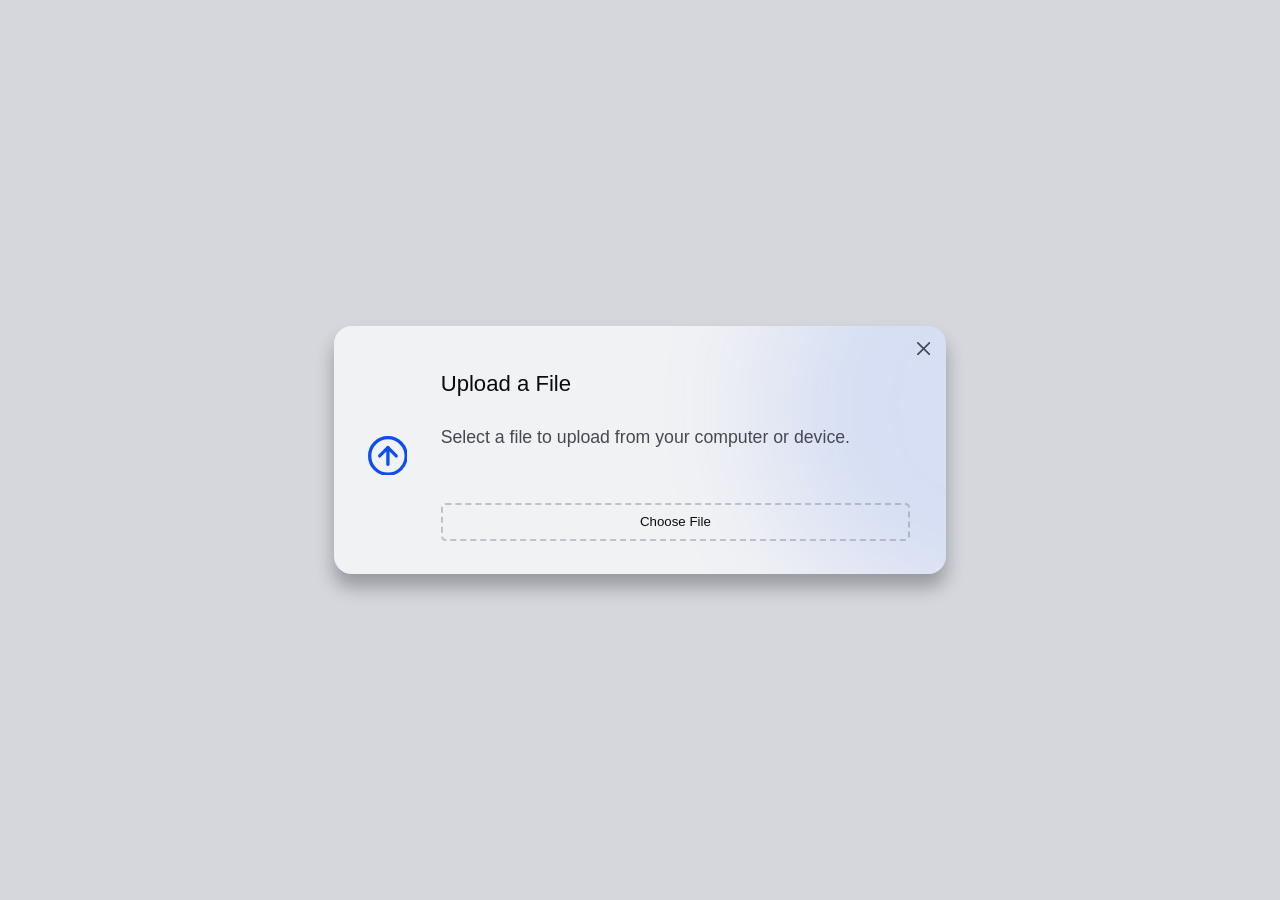
<file: animated-upload-modal/index.html>
<!DOCTYPE html>
<html lang="en">
<head>
    <meta charset="UTF-8">
    <meta name="viewport" content="width=device-width, initial-scale=1.0">
    <link rel="stylesheet" href="style.css"/>
    <title>Social Stacker</title>
</head>
<body>
    <div id="upload" class="modal" data-state="0" data-ready="false">
	<div class="modal__header">
		<button class="modal__close-button" type="button">
			<svg class="modal__close-icon" viewBox="0 0 16 16" width="16px" height="16px" aria-hidden="true">
				<g fill="none" stroke="currentColor" stroke-width="2" stroke-linecap="round">
					<polyline points="1,1 15,15" />
					<polyline points="15,1 1,15" />
				</g>
			</svg>
			<span class="modal__sr">Close</span>
		</button>
	</div>
	<div class="modal__body">
		<div class="modal__col">
			<!-- up -->
			<svg class="modal__icon modal__icon--blue" viewBox="0 0 24 24" width="24px" height="24px" aria-hidden="true">
				<g fill="none" stroke="hsl(223,90%,50%)" stroke-width="2" stroke-linecap="round" stroke-linejoin="round">
					<circle class="modal__icon-sdo69" cx="12" cy="12" r="11" stroke-dasharray="69.12 69.12" />
					<polyline class="modal__icon-sdo14" points="7 12 12 7 17 12" stroke-dasharray="14.2 14.2" />
					<line class="modal__icon-sdo10" x1="12" y1="7" x2="12" y2="17" stroke-dasharray="10 10" />
				</g>
			</svg>
			<!-- error -->
			<svg class="modal__icon modal__icon--red" viewBox="0 0 24 24" width="24px" height="24px" aria-hidden="true" display="none">
				<g fill="none" stroke="hsl(3,90%,50%)" stroke-width="2" stroke-linecap="round">
					<circle class="modal__icon-sdo69" cx="12" cy="12" r="11" stroke-dasharray="69.12 69.12" />
					<line class="modal__icon-sdo14" x1="7" y1="7" x2="17" y2="17" stroke-dasharray="14.2 14.2" />
					<line class="modal__icon-sdo14" x1="17" y1="7" x2="7" y2="17" stroke-dasharray="14.2 14.2" />
				</g>
			</svg>
			<!-- check -->
			<svg class="modal__icon modal__icon--green" viewBox="0 0 24 24" width="24px" height="24px" aria-hidden="true" display="none">
				<g fill="none" stroke="hsl(138,90%,50%)" stroke-width="2" stroke-linecap="round" stroke-linejoin="round">
					<circle class="modal__icon-sdo69" cx="12" cy="12" r="11" stroke-dasharray="69.12 69.12" />
					<polyline class="modal__icon-sdo14" points="7 12.5 10 15.5 17 8.5" stroke-dasharray="14.2 14.2" />
				</g>
			</svg>
		</div>
		<div class="modal__col">
			<div class="modal__content">
				<h2 class="modal__title">Upload a File</h2>
				<p class="modal__message">Select a file to upload from your computer or device.</p>
				<div class="modal__actions">
					<button class="modal__button modal__button--upload" type="button" data-action="file">Choose File</button>
					<input id="file" type="file" hidden>
				</div>
				<div class="modal__actions" hidden>
					<svg class="modal__file-icon" viewBox="0 0 24 24" width="24px" height="24px" aria-hidden="true">
						<g fill="none" stroke="currentColor" stroke-width="2" stroke-linecap="round" stroke-linejoin="round">
							<polygon points="4 1 12 1 20 8 20 23 4 23" />
							<polyline points="12 1 12 8 20 8" />
						</g>
					</svg>
					<div class="modal__file" data-file></div>
					<button class="modal__close-button" type="button" data-action="fileReset">
						<svg class="modal__close-icon" viewBox="0 0 16 16" width="16px" height="16px" aria-hidden="true">
							<g fill="none" stroke="currentColor" stroke-width="2" stroke-linecap="round">
								<polyline points="4,4 12,12" />
								<polyline points="12,4 4,12" />
							</g>
						</svg>
						<span class="modal__sr">Remove</span>
					</button>
					<button class="modal__button" type="button" data-action="upload">Upload</button>
				</div>
			</div>
			<div class="modal__content" hidden>
				<h2 class="modal__title">Uploading…</h2>
				<p class="modal__message">Just give us a moment to process your file.</p>
				<div class="modal__actions">
					<div class="modal__progress">
						<div class="modal__progress-value" data-progress-value>0%</div>
						<div class="modal__progress-bar">
							<div class="modal__progress-fill" data-progress-fill></div>
						</div>
					</div>
					<button class="modal__button" type="button" data-action="cancel">Cancel</button>
				</div>
			</div>
			<div class="modal__content" hidden>
				<h2 class="modal__title">Oops!</h2>
				<p class="modal__message">Your file could not be uploaded due to an error. Try uploading it again?</p>
				<div class="modal__actions modal__actions--center">
					<button class="modal__button" type="button" data-action="upload">Retry</button>
					<button class="modal__button" type="button" data-action="cancel">Cancel</button>
				</div>
			</div>
			<div class="modal__content" hidden>
				<h2 class="modal__title">Upload Successful!</h2>
				<p class="modal__message">Your file has been uploaded. You can copy the link to your clipboard.</p>
				<div class="modal__actions modal__actions--center">
					<button class="modal__button" type="button" data-action="copy">Copy Link</button>
					<button class="modal__button" type="button" data-action="cancel">Done</button>
				</div>
			</div>
		</div>
	</div>
</div>
    <script src="script.js"></script>
</body>
</html>
</file>
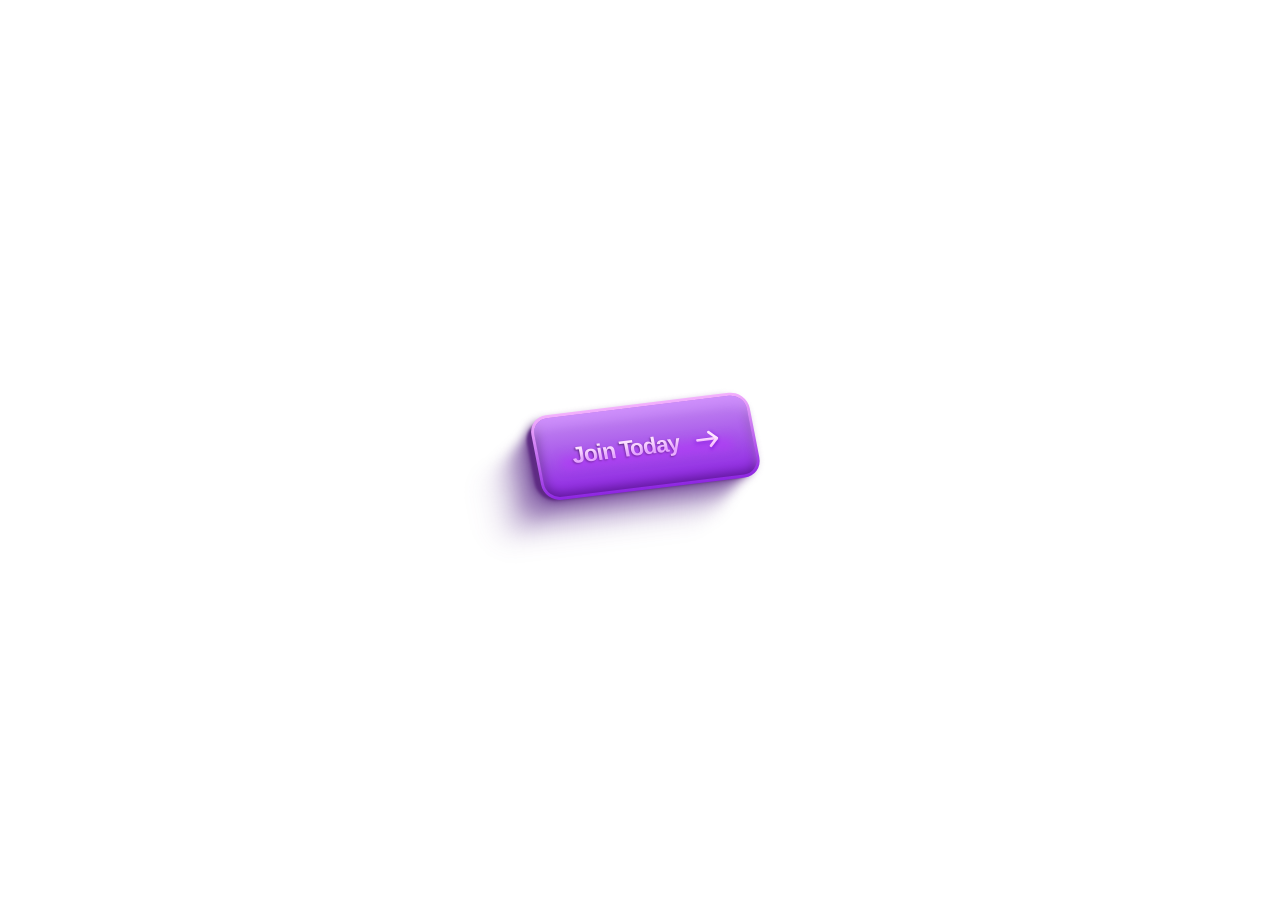
<file: css-animated-button-ui/index.html>
<!DOCTYPE html>
<html>
<head>
  <title>Social Stacker</title>
  <link rel="stylesheet" href="style.css">
</head>
<body>

  <button class="button">
    <div class="bg"></div>
    <svg xmlns="http://www.w3.org/2000/svg" fill="none" viewBox="0 0 342 208" height="208" width="342" class="splash">
      <path stroke-linecap="round" stroke-width="3"
        d="M54.1054 99.7837C54.1054 99.7837 40.0984 90.7874 26.6893 97.6362C13.2802 104.485 1.5 97.6362 1.5 97.6362">
      </path>
      <path stroke-linecap="round" stroke-width="3"
        d="M285.273 99.7841C285.273 99.7841 299.28 90.7879 312.689 97.6367C326.098 104.486 340.105 95.4893 340.105 95.4893">
      </path>
      <path stroke-linecap="round" stroke-width="3" stroke-opacity="0.3"
        d="M281.133 64.9917C281.133 64.9917 287.96 49.8089 302.934 48.2295C317.908 46.6501 319.712 36.5272 319.712 36.5272">
      </path>
      <path stroke-linecap="round" stroke-width="3" stroke-opacity="0.3"
        d="M281.133 138.984C281.133 138.984 287.96 154.167 302.934 155.746C317.908 157.326 319.712 167.449 319.712 167.449">
      </path>
      <path stroke-linecap="round" stroke-width="3"
        d="M230.578 57.4476C230.578 57.4476 225.785 41.5051 236.061 30.4998C246.337 19.4945 244.686 12.9998 244.686 12.9998">
      </path>
      <path stroke-linecap="round" stroke-width="3"
        d="M230.578 150.528C230.578 150.528 225.785 166.471 236.061 177.476C246.337 188.481 244.686 194.976 244.686 194.976">
      </path>
      <path stroke-linecap="round" stroke-width="3" stroke-opacity="0.3"
        d="M170.392 57.0278C170.392 57.0278 173.89 42.1322 169.571 29.54C165.252 16.9478 168.751 2.05227 168.751 2.05227">
      </path>
      <path stroke-linecap="round" stroke-width="3" stroke-opacity="0.3"
        d="M170.392 150.948C170.392 150.948 173.89 165.844 169.571 178.436C165.252 191.028 168.751 205.924 168.751 205.924">
      </path>
      <path stroke-linecap="round" stroke-width="3"
        d="M112.609 57.4476C112.609 57.4476 117.401 41.5051 107.125 30.4998C96.8492 19.4945 98.5 12.9998 98.5 12.9998">
      </path>
      <path stroke-linecap="round" stroke-width="3"
        d="M112.609 150.528C112.609 150.528 117.401 166.471 107.125 177.476C96.8492 188.481 98.5 194.976 98.5 194.976">
      </path>
      <path stroke-linecap="round" stroke-width="3" stroke-opacity="0.3"
        d="M62.2941 64.9917C62.2941 64.9917 55.4671 49.8089 40.4932 48.2295C25.5194 46.6501 23.7159 36.5272 23.7159 36.5272">
      </path>
      <path stroke-linecap="round" stroke-width="3" stroke-opacity="0.3"
        d="M62.2941 145.984C62.2941 145.984 55.4671 161.167 40.4932 162.746C25.5194 164.326 23.7159 174.449 23.7159 174.449">
      </path>
    </svg>

    <div class="wrap">
      <svg xmlns="http://www.w3.org/2000/svg" fill="none" viewBox="0 0 221 42" height="42" width="221" class="path">
        <path stroke-linecap="round" stroke-width="3"
          d="M182.674 2H203C211.837 2 219 9.16344 219 18V24C219 32.8366 211.837 40 203 40H18C9.16345 40 2 32.8366 2 24V18C2 9.16344 9.16344 2 18 2H47.8855">
        </path>
      </svg>

      <div class="outline"></div>
      <div class="content">
        <span class="char state-1">
          <span data-label="J" style="--i: 1">J</span>
          <span data-label="o" style="--i: 2">o</span>
          <span data-label="i" style="--i: 3">i</span>
          <span data-label="n" style="--i: 4">n</span>
          <span data-label="T" style="--i: 5">T</span>
          <span data-label="o" style="--i: 6">o</span>
          <span data-label="d" style="--i: 7">d</span>
          <span data-label="a" style="--i: 8">a</span>
          <span data-label="y" style="--i: 9">y</span>
        </span>

        <div class="icon">
          <div></div>
        </div>

        <span class="char state-2">
          <span data-label="J" style="--i: 1">J</span>
          <span data-label="o" style="--i: 2">o</span>
          <span data-label="i" style="--i: 3">i</span>
          <span data-label="n" style="--i: 4">n</span>
          <span data-label="N" style="--i: 5">N</span>
          <span data-label="o" style="--i: 6">o</span>
          <span data-label="w" style="--i: 7">w</span>
        </span>
      </div>
    </div>
  </button>

</body>
</html>
</file>
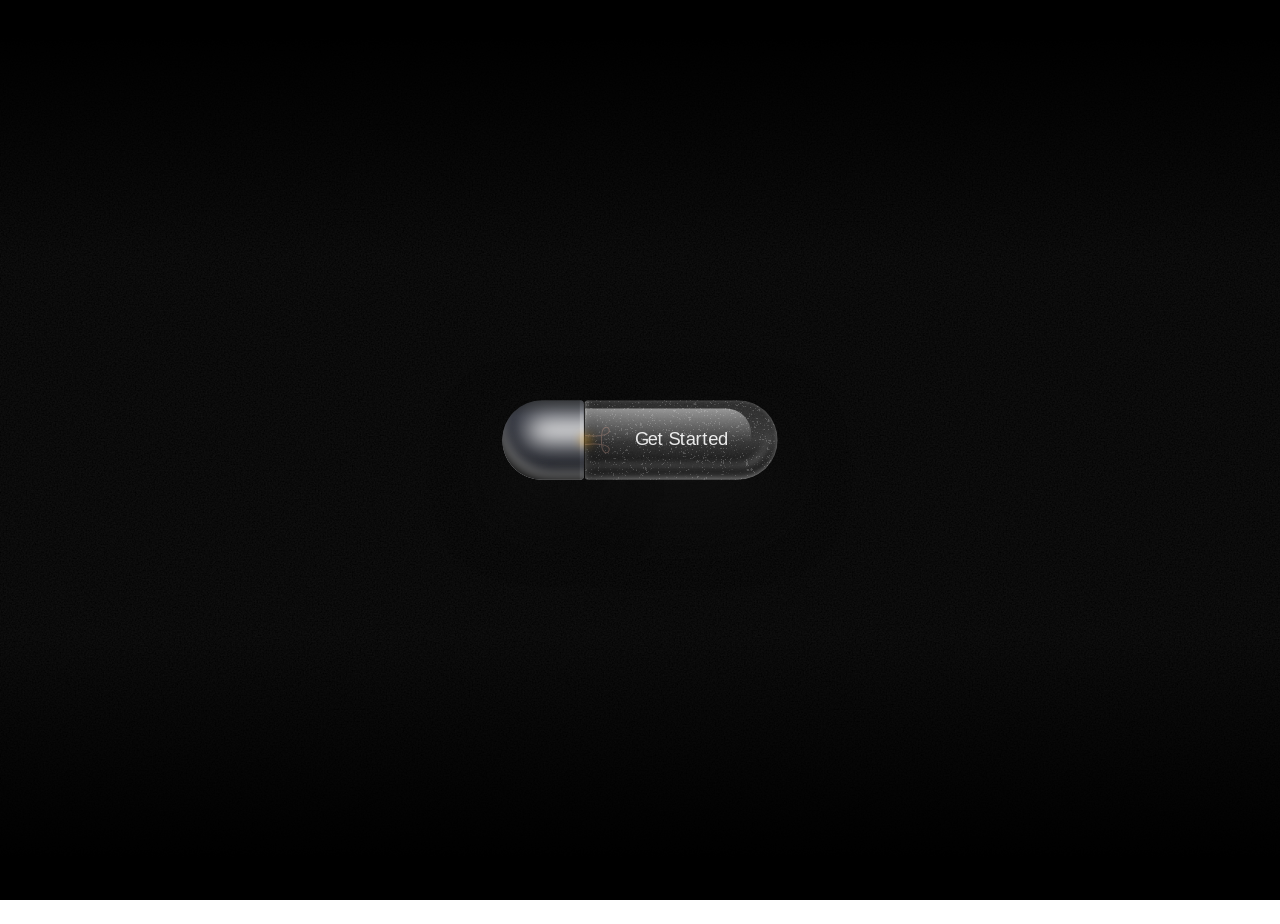
<file: css-glowing-lightbulb-button/index.html>
<!DOCTYPE html>
<html lang="en">

<head>
    <meta charset="UTF-8">
    <meta name="viewport" content="width=device-width, initial-scale=1.0">
    <link rel="stylesheet" href="style.css">
    <title>Social Stacker</title>
</head>

<body>
<div class="area">
  <div class="bg">
  </div>

  <label class="area-wrapper">
    <div class="wrapper">
      <input checked="" type="checkbox" />
      <button class="button">
        <div class="part-1">
          <div class="case">
            <div class="mask"></div>
            <div class="line"></div>
          </div>
          <div class="screw">
            <svg
              xmlns="http://www.w3.org/2000/svg"
              fill="none"
              viewBox="0 0 115 126"
              height="126"
              width="115"
            >
              <g style="--i: 1" class="g-1">
                <path
                  stroke-linejoin="round"
                  stroke-linecap="round"
                  stroke-miterlimit="10"
                  stroke-width="2"
                  stroke="#262626"
                  fill="url(#paint_linear_steel)"
                  d="M91.4371 119V7C91.4371 3.686 94.1231 1 97.4371 1H107.617C110.931 1 113.617 3.686 113.617 7V119C113.617 122.314 110.931 125 107.617 125H97.4371C94.1231 125 91.4371 122.314 91.4371 119Z"
                ></path>
                <path
                  fill-opacity="0.4"
                  fill="#262626"
                  d="M94 6C94 3.79086 95.7909 2 98 2H109C111.209 2 113 3.79086 113 6V88.2727C113 89.2267 112.227 90 111.273 90C101.733 90 94 82.2667 94 72.7273V6Z"
                ></path>
                <path
                  fill="currentColor"
                  d="M98.0101 11.589C98.0101 9.57 99.6461 7.93402 101.665 7.93402H105.027C107.046 7.93402 108.682 9.57 108.682 11.589C108.682 13.608 107.046 15.244 105.027 15.244H101.665C99.6461 15.244 98.0101 13.607 98.0101 11.589Z"
                  style="--i: 1"
                  class="dot"
                ></path>
              </g>
              <g style="--i: 2" class="g-2">
                <path
                  stroke-linejoin="round"
                  stroke-linecap="round"
                  stroke-miterlimit="10"
                  stroke-width="2"
                  stroke="#262626"
                  fill="url(#paint_linear_steel)"
                  d="M69.256 119V7C69.256 3.686 71.942 1 75.256 1H85.436C88.75 1 91.436 3.686 91.436 7V119C91.436 122.314 88.75 125 85.436 125H75.256C71.943 125 69.256 122.314 69.256 119Z"
                ></path>
                <path
                  fill-opacity="0.4"
                  fill="#262626"
                  d="M72 6C72 3.79086 73.7909 2 76 2H87C89.2091 2 91 3.79086 91 6V88.2727C91 89.2267 90.2267 90 89.2727 90C79.7333 90 72 82.2667 72 72.7273V6Z"
                ></path>
                <path
                  fill="currentColor"
                  d="M76.011 11.589C76.011 9.57 77.647 7.93402 79.666 7.93402H83.028C85.047 7.93402 86.683 9.57 86.683 11.589C86.683 13.608 85.047 15.244 83.028 15.244H79.666C77.647 15.244 76.011 13.607 76.011 11.589Z"
                  style="--i: 2"
                  class="dot"
                ></path>
              </g>
              <g style="--i: 3" class="g-3">
                <path
                  stroke-linejoin="round"
                  stroke-linecap="round"
                  stroke-miterlimit="10"
                  stroke-width="2"
                  stroke="#262626"
                  fill="url(#paint_linear_steel)"
                  d="M47.076 119V7C47.076 3.686 49.762 1 53.076 1H63.256C66.57 1 69.256 3.686 69.256 7V119C69.256 122.314 66.57 125 63.256 125H53.076C49.762 125 47.076 122.314 47.076 119Z"
                ></path>
                <path
                  fill-opacity="0.4"
                  fill="#262626"
                  d="M50 6C50 3.79086 51.7909 2 54 2H65C67.2091 2 69 3.79086 69 6V86.9664C69 88.6418 67.6418 90 65.9664 90C57.1484 90 50 82.8516 50 74.0336V6Z"
                ></path>
                <path
                  fill="currentColor"
                  d="M54.012 11.589C54.012 9.57 55.648 7.93396 57.667 7.93396H61.029C63.048 7.93396 64.684 9.57 64.684 11.589C64.684 13.608 63.048 15.244 61.029 15.244H57.667C55.648 15.244 54.012 13.607 54.012 11.589Z"
                  style="--i: 3"
                  class="dot"
                ></path>
              </g>
              <g style="--i: 4" class="g-4">
                <path
                  stroke-linejoin="round"
                  stroke-linecap="round"
                  stroke-miterlimit="10"
                  stroke-width="2"
                  stroke="#262626"
                  fill="url(#paint_linear_steel)"
                  d="M23.617 98.853V27.147C23.617 21.501 27.11 16.262 32.838 13.318L47.076 6V120L32.838 112.682C27.111 109.738 23.617 104.499 23.617 98.853Z"
                ></path>
                <path
                  fill-opacity="0.4"
                  fill="#262626"
                  d="M29.5 18.4083C29.5 16.9267 30.319 15.5664 31.6284 14.8732L46.5 7V78.2374C46.5 80.0393 45.0393 81.5 43.2374 81.5V81.5C35.6504 81.5 29.5 75.3496 29.5 67.7626V18.4083Z"
                ></path>
              </g>
              <g style="--i: 5" class="g-5">
                <path
                  stroke-linejoin="round"
                  stroke-linecap="round"
                  stroke-miterlimit="10"
                  stroke-width="2"
                  stroke="#262626"
                  fill="url(#paint_linear_steel)"
                  d="M1.00006 76.162V49.838C1.00006 43.314 4.91107 37.235 11.3891 33.691L23.6171 27V99L11.3881 92.309C4.91106 88.765 1.00006 82.686 1.00006 76.162Z"
                ></path>
                <path
                  fill-opacity="0.4"
                  fill="#262626"
                  d="M7.30432 51.7375C7.12191 41.7049 13.279 32.6454 22.6744 29.1221L23 29L23 73.5885C23 74.368 22.368 75 21.5884 75C13.8927 75 7.61519 68.8356 7.47529 61.1412L7.30432 51.7375Z"
                ></path>
              </g>
              <defs>
                <linearGradient
                  gradientUnits="userSpaceOnUse"
                  y2="125"
                  x2="105.425"
                  y1="1"
                  x1="105.425"
                  id="paint_linear_steel"
                >
                  <stop stop-color="#7A7A7A" offset="0.100962"></stop>
                  <stop stop-color="#EEEEEE" offset="0.3125"></stop>
                  <stop stop-color="#787878" offset="0.596154"></stop>
                  <stop stop-color="#666666" offset="0.798077"></stop>
                  <stop stop-color="#9E9E9E" offset="1"></stop>
                </linearGradient>
              </defs>
            </svg>
          </div>
        </div>
        <div class="part-2">
          <svg
            xmlns="http://www.w3.org/2000/svg"
            fill="none"
            viewBox="0 0 190 76"
            height="76"
            width="190"
            class="path-glass"
          >
            <path
              stroke="currentColor"
              d="M0 0.5C0 0.5 149 0.5 156.5 0.5C164 0.5 189 8.5 189 37.5C189 66.5 164 75.5 157.5 75.5C151 75.5 1 75.5 1 75.5"
            ></path>
          </svg>

          <div class="glass">
            <div class="glass-reflex"></div>
            <svg
              viewBox="0 0 700 700"
              xmlns="http://www.w3.org/2000/svg"
              class="glass-noise"
            >
              <defs>
                <filter
                  color-interpolation-filters="linearRGB"
                  primitiveUnits="userSpaceOnUse"
                  filterUnits="objectBoundingBox"
                  height="140%"
                  width="140%"
                  y="-20%"
                  x="-20%"
                  id="noise-filter"
                >
                  <feTurbulence
                    result="turbulence"
                    height="100%"
                    width="100%"
                    y="0%"
                    x="0%"
                    stitchTiles="stitch"
                    seed="15"
                    numOctaves="4"
                    baseFrequency="0.05"
                    type="fractalNoise"
                  ></feTurbulence>
                  <feSpecularLighting
                    result="specularLighting"
                    in="turbulence"
                    height="100%"
                    width="100%"
                    y="0%"
                    x="0%"
                    lighting-color="#ffffff"
                    specularExponent="20"
                    specularConstant="3"
                    surfaceScale="40"
                  >
                    <feDistantLight elevation="69" azimuth="3"></feDistantLight>
                  </feSpecularLighting>
                </filter>
              </defs>
              <rect fill="transparent" height="700" width="700"></rect>
              <rect
                filter="url(#noise-filter)"
                fill="#ffffff"
                height="700"
                width="700"
              ></rect>
            </svg>

            <svg
              xmlns="http://www.w3.org/2000/svg"
              fill="none"
              viewBox="0 0 49 52"
              height="52"
              width="49"
              class="filament"
            >
              <path
                stroke="#ffc4af"
                d="M32.5 26.1085C32.5 26.1085 32 5.90019 38.5 2.10852C45 -1.68315 49 5.10852 47.5 9.60852C46 14.1085 39.5 17.1085 21 18.1085C13.667 18.5049 6.49118 18.0371 0.5 17.328"
              ></path>
              <path
                stroke="#ffc4af"
                d="M32.5 26C32.5 26 32 46.2083 38.5 50C45 53.7917 49 47 47.5 42.5C46 38 39.5 35 21 34C13.667 33.6036 6.49118 34.0714 0.5 34.7805"
              ></path>
            </svg>

            <svg
              xmlns="http://www.w3.org/2000/svg"
              fill="none"
              viewBox="0 0 49 52"
              height="52"
              width="49"
              class="filament filament-on"
            >
              <path
                stroke="white"
                d="M32.5 26.1085C32.5 26.1085 32 5.90019 38.5 2.10852C45 -1.68315 49 5.10852 47.5 9.60852C46 14.1085 39.5 17.1085 21 18.1085C13.667 18.5049 6.49118 18.0371 0.5 17.328"
              ></path>
              <path
                stroke="white"
                d="M32.5 26C32.5 26 32 46.2083 38.5 50C45 53.7917 49 47 47.5 42.5C46 38 39.5 35 21 34C13.667 33.6036 6.49118 34.0714 0.5 34.7805"
              ></path>
            </svg>

            <svg
              xmlns="http://www.w3.org/2000/svg"
              fill="none"
              viewBox="0 0 49 52"
              height="52"
              width="49"
              class="filament filament-blur filament-on"
            >
              <path
                stroke="currentColor"
                d="M32.5 26.1085C32.5 26.1085 32 5.90019 38.5 2.10852C45 -1.68315 49 5.10852 47.5 9.60852C46 14.1085 39.5 17.1085 21 18.1085C13.667 18.5049 6.49118 18.0371 0.5 17.328"
              ></path>
              <path
                stroke="currentColor"
                d="M32.5 26C32.5 26 32 46.2083 38.5 50C45 53.7917 49 47 47.5 42.5C46 38 39.5 35 21 34C13.667 33.6036 6.49118 34.0714 0.5 34.7805"
              ></path>
            </svg>

            <span class="content">
              <span class="text state-1">
                <span data-label="G" style="--i: 1">G</span>
                <span data-label="e" style="--i: 2">e</span>
                <span data-label="t" style="--i: 3">t</span>
                <span data-label="S" style="--i: 4">S</span>
                <span data-label="t" style="--i: 5">t</span>
                <span data-label="a" style="--i: 6">a</span>
                <span data-label="r" style="--i: 7">r</span>
                <span data-label="t" style="--i: 8">t</span>
                <span data-label="e" style="--i: 9">e</span>
                <span data-label="d" style="--i: 10">d</span>
              </span>

              <span class="text state-2">
                <span data-label="T" style="--i: 1">T</span>
                <span data-label="i" style="--i: 2">i</span>
                <span data-label="m" style="--i: 3">m</span>
                <span data-label="e" style="--i: 4">e</span>
                <span data-label="t" style="--i: 5">t</span>
                <span data-label="o" style="--i: 6">o</span>
                <span data-label="S" style="--i: 7">S</span>
                <span data-label="h" style="--i: 8">h</span>
                <span data-label="i" style="--i: 9">i</span>
                <span data-label="n" style="--i: 10">n</span>
                <span data-label="e" style="--i: 11">e</span>
              </span>
            </span>
          </div>
        </div>
      </button>
    </div>
  </label>
</div>

<div class="noise">
  <svg height="100%" width="100%">
    <defs>
      <pattern
        height="500"
        width="500"
        patternUnits="userSpaceOnUse"
        id="noise-pattern"
      >
        <filter y="0" x="0" id="noise">
          <feTurbulence
            stitchTiles="stitch"
            numOctaves="3"
            baseFrequency="0.65"
            type="fractalNoise"
          ></feTurbulence>
          <feBlend mode="screen"></feBlend>
        </filter>
        <rect filter="url(#noise)" height="500" width="500"></rect>
      </pattern>
    </defs>
    <rect fill="url(#noise-pattern)" height="100%" width="100%"></rect>
  </svg>
</div>

</body>

</html>
</file>
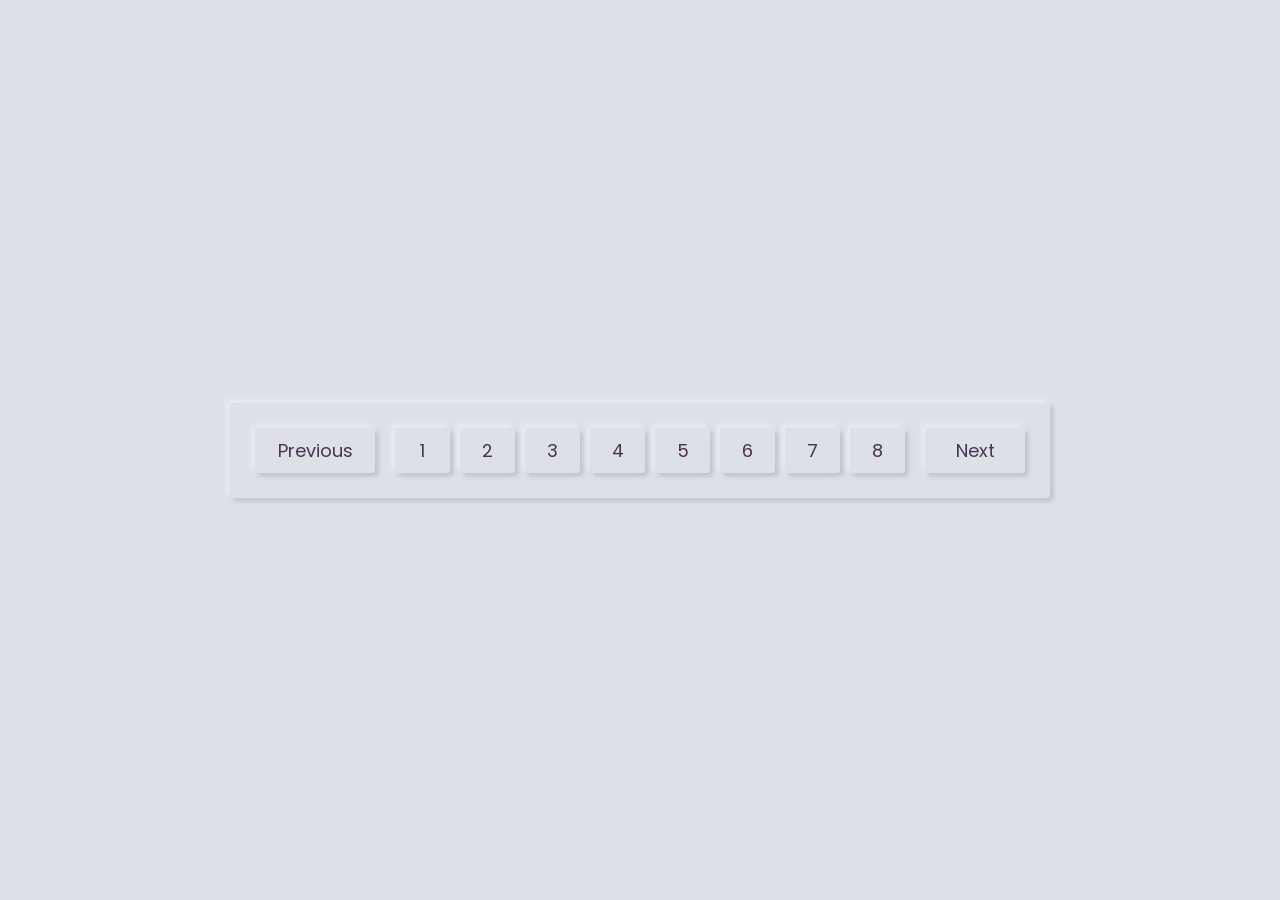
<file: css-neumorphism-pagination-design/index.html>
<!DOCTYPE html>
<html lang="en">
  <head>
    <meta charset="UTF-8" />
    <meta name="viewport" content="width=device-width, initial-scale=1.0" />
    <meta http-equiv="X-UA-Compatible" content="ie=edge" />
    <!-- <link rel="stylesheet" href=".\fontawesome-free-6.2.0-web\css\all.css"> -->
    <link rel="stylesheet" href="style.css" />
    <title>Social Stacker</title>
  </head>
  <body>
   
    <div class="container">
      <ul class="pagination">
        <li><a href="#">Previous</a></li>
        <li><a href="#">1</a></li>
        <li><a href="#">2</a></li>
        <li><a href="#">3</a></li>
        <li><a href="#">4</a></li>
        <li><a href="#">5</a></li>
        <li><a href="#">6</a></li>
        <li><a href="#">7</a></li>
        <li><a href="#">8</a></li>
        <li><a href="#">Next</a></li>
      </ul>
    </div>
      
     

    
  </body>
</html>
</file>
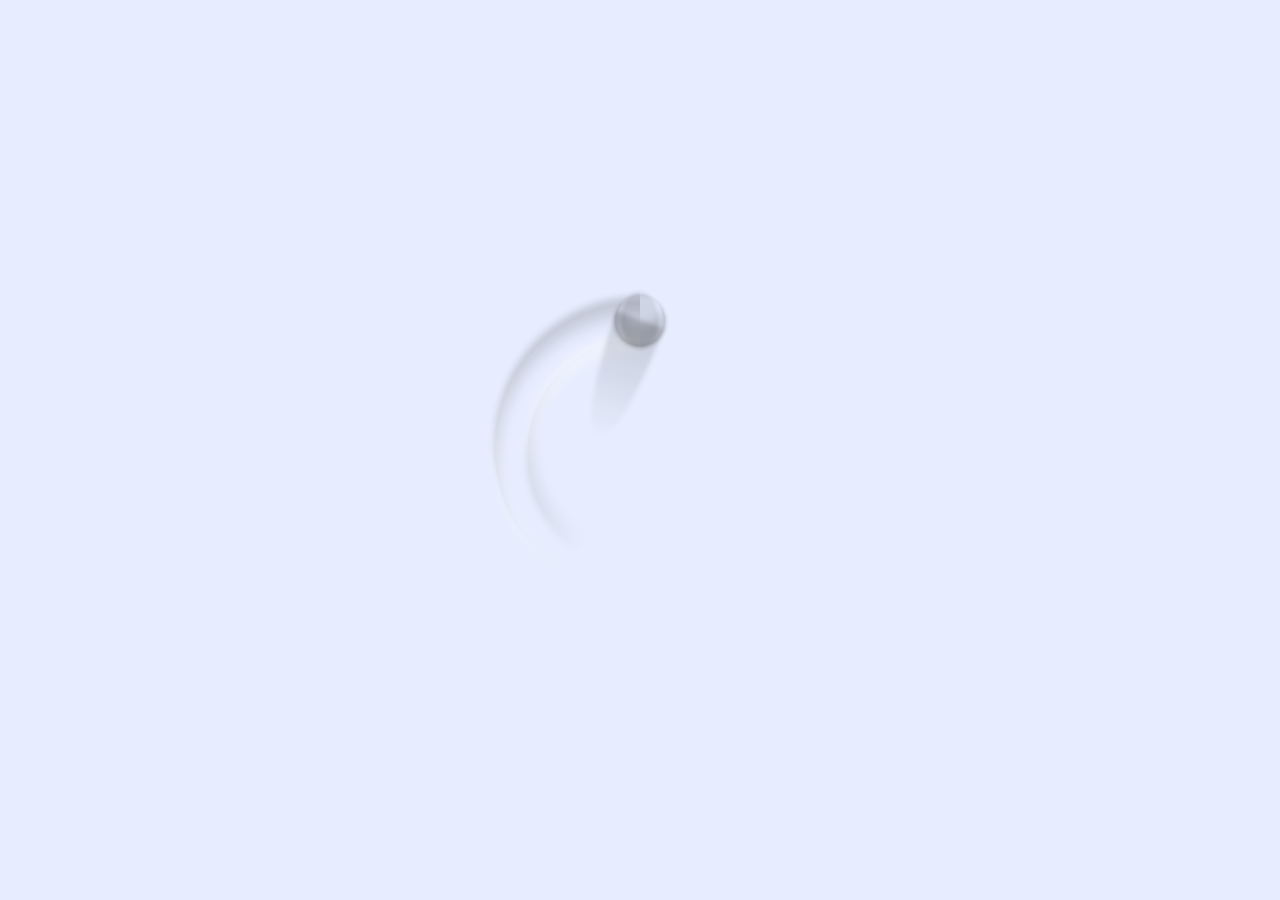
<file: css-snowball-preloader/index.html>
<!DOCTYPE html>
<html lang="en">

<head>
	<meta charset="UTF-8">
	<meta name="viewport" content="width=device-width, initial-scale=1.0">
	<title>Social Stacker</title>
	<link rel="stylesheet" href="style.css">
</head>

<body>


	<div class="pl">
		<div class="pl__outer-ring"></div>
		<div class="pl__inner-ring"></div>
		<div class="pl__track-cover"></div>
		<div class="pl__ball">
			<div class="pl__ball-texture"></div>
			<div class="pl__ball-outer-shadow"></div>
			<div class="pl__ball-inner-shadow"></div>
			<div class="pl__ball-side-shadows"></div>
		</div>
	</div>



</body>

</html>
</file>
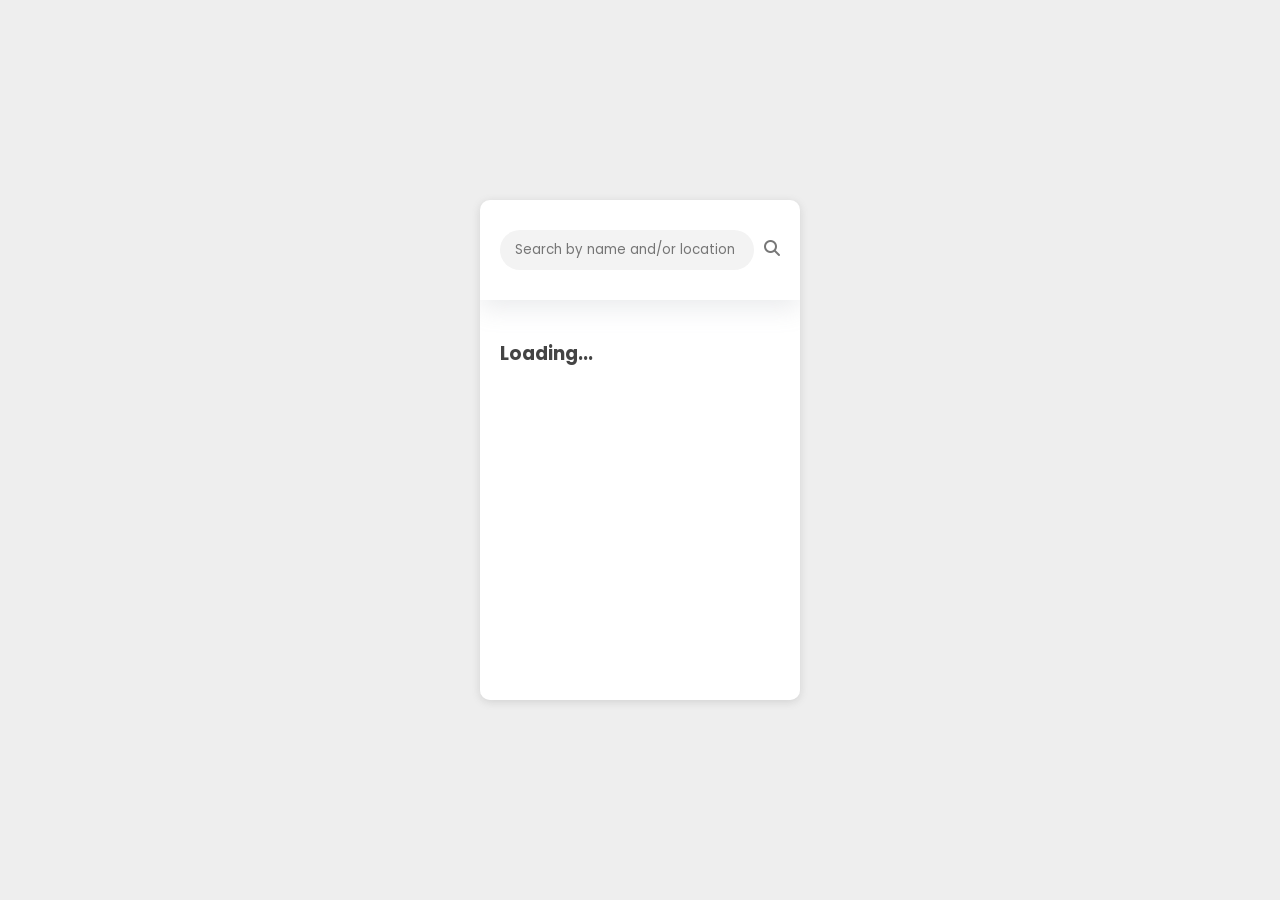
<file: live-user-filter/index.html>
<!DOCTYPE html>
<html lang="en">

<head>
  <meta charset="UTF-8">
  <meta name="viewport" content="width=device-width, initial-scale=1.0">
  <link rel="stylesheet" href="https://cdnjs.cloudflare.com/ajax/libs/font-awesome/6.2.1/css/all.min.css" />
  <link rel="stylesheet" href="style.css" />
  <title>Social Stacker</title>
</head>

<body>

  
  <div class="container">
    <header class="header">
      <input type="text" id="filter" placeholder="Search by name and/or location">
      <i class="fa-solid fa-magnifying-glass"></i>
    </header>
    <ul id="result" class="user-list">
      <li>
        <h3>Loading...</h3>
      </li>
    </ul>
  </div>


  <script src="script.js"></script>
</body>
</html>
</file>
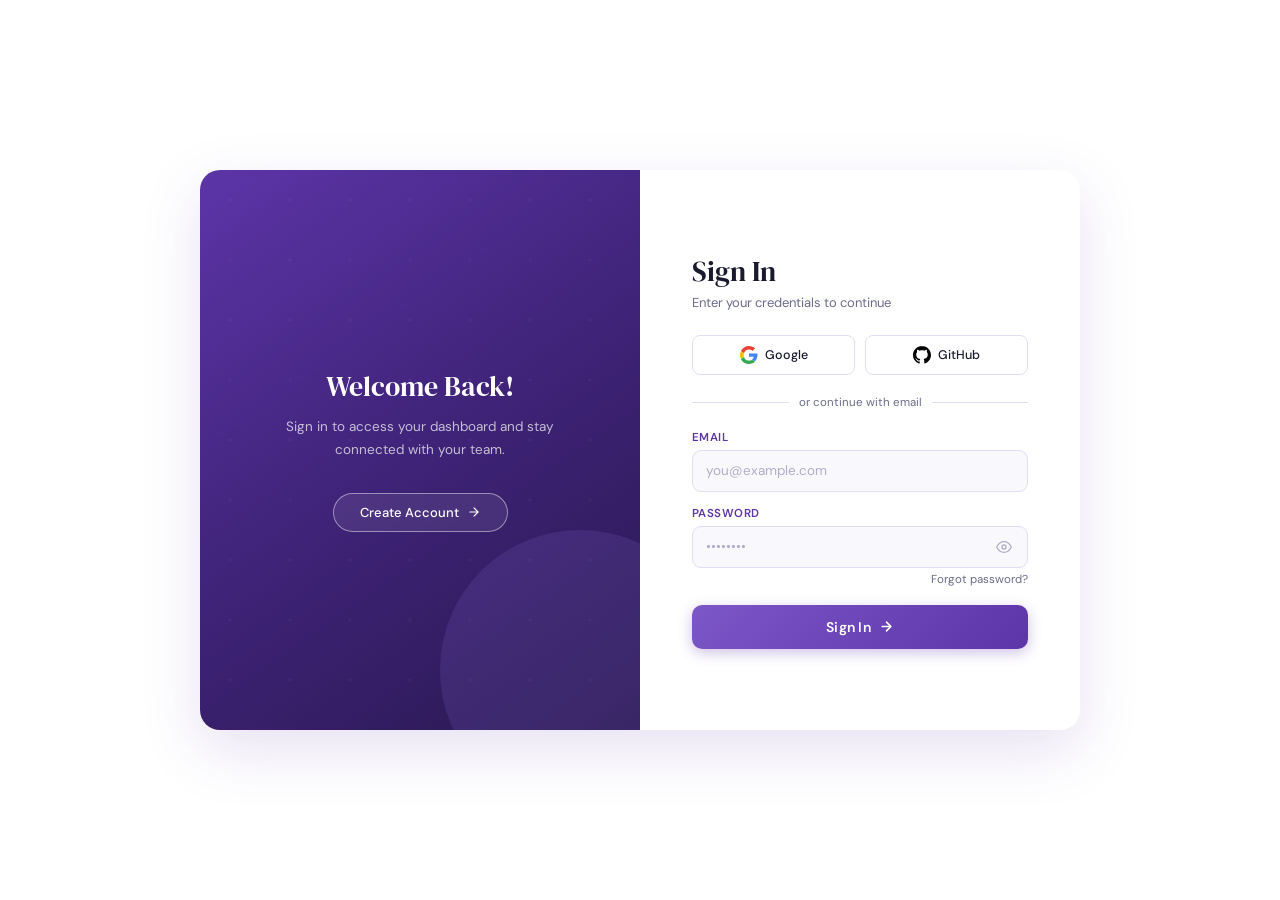
<file: css-login-signup-form-UI/index.html.html>
<!DOCTYPE html>
<html lang="en">

<head>
    <meta charset="UTF-8">
    <meta name="viewport" content="width=device-width, initial-scale=1.0">
    <title>Auth | Sign In & Sign Up</title>
    <link
        href="https://fonts.googleapis.com/css2?family=DM+Sans:wght@300;400;500;600;700&family=DM+Serif+Display&display=swap"
        rel="stylesheet">
    <style>
        *,
        *::before,
        *::after {
            margin: 0;
            padding: 0;
            box-sizing: border-box;
        }

        :root {
            --primary: #5c35a8;
            --primary-dark: #3f2378;
            --primary-light: #7c57c8;
            --accent: #a78bfa;
            --white: #ffffff;
            --bg: #f4f2fa;
            --text: #1a1a2e;
            --text-muted: #6b6b8a;
            --border: #e2ddf5;
            --input-bg: #f9f8fc;
            --shadow: 0 20px 60px rgba(92, 53, 168, 0.15);
            --radius: 12px;
        }

        body {
            font-family: 'DM Sans', sans-serif;
            min-height: 100vh;
            display: flex;
            justify-content: center;
            align-items: center;
            padding: 16px;
            position: relative;
            overflow: hidden;
        }

        /* Animated background orbs */
        body::before,
        body::after {
            content: '';
            position: fixed;
            border-radius: 50%;
            filter: blur(80px);
            opacity: 0.25;
            pointer-events: none;
        }

        body::before {
            width: 500px;
            height: 500px;
            top: -150px;
            left: -150px;
            animation: float1 8s ease-in-out infinite;
        }

        body::after {
            width: 400px;
            height: 400px;
            bottom: -120px;
            right: -120px;
            animation: float2 10s ease-in-out infinite;
        }

        @keyframes float1 {

            0%,
            100% {
                transform: translate(0, 0)
            }

            50% {
                transform: translate(40px, 30px)
            }
        }

        @keyframes float2 {

            0%,
            100% {
                transform: translate(0, 0)
            }

            50% {
                transform: translate(-30px, -40px)
            }
        }

        /* ── Card ── */
        .card {
            background: var(--white);
            border-radius: 20px;
            box-shadow: var(--shadow), 0 0 0 1px rgba(255, 255, 255, 0.05);
            width: 100%;
            max-width: 880px;
            min-height: 560px;
            display: grid;
            grid-template-columns: 1fr 1fr;
            overflow: hidden;
            position: relative;
            z-index: 1;
        }

        /* ── Panels ── */
        .panel {
            display: flex;
            flex-direction: column;
            justify-content: center;
            padding: clamp(28px, 5vw, 52px);
        }

        /* ── Gradient side ── */
        .panel-gradient {
            background: linear-gradient(145deg, #5c35a8 0%, #3f2378 50%, #2a1850 100%);
            position: relative;
            overflow: hidden;
            display: flex;
            flex-direction: column;
            justify-content: center;
            align-items: center;
            text-align: center;
            padding: 40px 36px;
        }

        .panel-gradient::before {
            content: '';
            position: absolute;
            inset: 0;
            background: url("data:image/svg+xml,%3Csvg width='60' height='60' viewBox='0 0 60 60' xmlns='http://www.w3.org/2000/svg'%3E%3Cg fill='none' fill-rule='evenodd'%3E%3Cg fill='%23ffffff' fill-opacity='0.04'%3E%3Ccircle cx='30' cy='30' r='1.5'/%3E%3C/g%3E%3C/g%3E%3C/svg%3E");
        }

        .panel-gradient::after {
            content: '';
            position: absolute;
            width: 280px;
            height: 280px;
            border-radius: 50%;
            background: rgba(167, 139, 250, 0.12);
            bottom: -80px;
            right: -80px;
        }

        .brand-logo {
            width: 52px;
            height: 52px;
            background: rgba(255, 255, 255, 0.15);
            border-radius: 14px;
            display: flex;
            align-items: center;
            justify-content: center;
            margin: 0 auto 24px;
            backdrop-filter: blur(8px);
            border: 1px solid rgba(255, 255, 255, 0.2);
            position: relative;
            z-index: 1;
        }

        .brand-logo svg {
            width: 26px;
            height: 26px;
            fill: white;
        }

        .panel-gradient h2 {
            font-family: 'DM Serif Display', serif;
            font-size: clamp(22px, 3vw, 28px);
            font-weight: 400;
            color: white;
            margin-bottom: 12px;
            position: relative;
            z-index: 1;
            line-height: 1.3;
        }

        .panel-gradient p {
            font-size: clamp(12px, 1.4vw, 13.5px);
            color: rgba(255, 255, 255, 0.7);
            line-height: 1.65;
            margin-bottom: 32px;
            position: relative;
            z-index: 1;
            max-width: 280px;
        }

        .switch-btn {
            display: inline-flex;
            align-items: center;
            gap: 8px;
            border: 1.5px solid rgba(255, 255, 255, 0.45);
            background: rgba(255, 255, 255, 0.08);
            color: white;
            font-family: 'DM Sans', sans-serif;
            font-size: 13px;
            font-weight: 500;
            padding: 10px 26px;
            border-radius: 50px;
            cursor: pointer;
            transition: all 0.25s;
            position: relative;
            z-index: 1;
            backdrop-filter: blur(4px);
        }

        .switch-btn:hover {
            background: rgba(255, 255, 255, 0.18);
            border-color: rgba(255, 255, 255, 0.7);
        }

        .switch-btn svg {
            width: 14px;
            height: 14px;
            transition: transform 0.25s;
        }

        .switch-btn:hover svg {
            transform: translateX(3px);
        }

        /* ── Form side ── */
        .panel-form h1 {
            font-family: 'DM Serif Display', serif;
            font-size: clamp(22px, 3vw, 28px);
            font-weight: 400;
            color: var(--text);
            margin-bottom: 4px;
        }

        .panel-form .subtitle {
            font-size: clamp(11.5px, 1.4vw, 13px);
            color: var(--text-muted);
            margin-bottom: 24px;
        }

        /* Social buttons */
        .socials {
            display: flex;
            gap: 10px;
            margin-bottom: 20px;
        }

        .social-btn {
            flex: 1;
            height: 40px;
            border: 1.5px solid var(--border);
            border-radius: 8px;
            display: flex;
            align-items: center;
            justify-content: center;
            gap: 7px;
            cursor: pointer;
            font-size: 12.5px;
            font-weight: 500;
            color: var(--text);
            background: white;
            transition: all 0.2s;
        }

        .social-btn:hover {
            border-color: var(--primary);
            background: var(--bg);
        }

        .social-btn svg {
            width: 18px;
            height: 18px;
            flex-shrink: 0;
        }

        /* Divider */
        .divider {
            display: flex;
            align-items: center;
            gap: 10px;
            margin-bottom: 20px;
        }

        .divider::before,
        .divider::after {
            content: '';
            flex: 1;
            height: 1px;
            background: var(--border);
        }

        .divider span {
            font-size: 11.5px;
            color: var(--text-muted);
            white-space: nowrap;
        }

        /* Inputs */
        .field {
            margin-bottom: 14px;
        }

        .field label {
            display: block;
            font-size: 11.5px;
            font-weight: 600;
            color: var(--primary);
            letter-spacing: 0.04em;
            text-transform: uppercase;
            margin-bottom: 5px;
        }

        .input-wrap {
            position: relative;
        }

        .input-wrap input {
            width: 100%;
            height: 42px;
            background: var(--input-bg);
            border: 1.5px solid var(--border);
            border-radius: 9px;
            padding: 0 42px 0 13px;
            font-family: 'DM Sans', sans-serif;
            font-size: 13.5px;
            color: var(--text);
            outline: none;
            transition: border-color 0.2s, box-shadow 0.2s;
        }

        .input-wrap input::placeholder {
            color: #b0aec8;
        }

        .input-wrap input:focus {
            border-color: var(--primary);
            background: white;
            box-shadow: 0 0 0 3px rgba(92, 53, 168, 0.09);
        }

        /* Eye toggle */
        .eye-btn {
            position: absolute;
            right: 12px;
            top: 50%;
            transform: translateY(-50%);
            background: none;
            border: none;
            padding: 4px;
            cursor: pointer;
            color: #b0aec8;
            display: flex;
            align-items: center;
            justify-content: center;
            transition: color 0.2s;
            width: auto;
            margin: 0;
            border-radius: 4px;
            outline: none;
        }

        .eye-btn:hover {
            color: var(--primary);
            background: transparent;
        }

        .eye-btn svg {
            width: 16px;
            height: 16px;
            pointer-events: none;
            display: block;
        }

        .forgot {
            display: block;
            text-align: right;
            font-size: 11.5px;
            color: var(--text-muted);
            text-decoration: none;
            margin-top: 4px;
            margin-bottom: 2px;
            transition: color 0.2s;
        }

        .forgot:hover {
            color: var(--primary);
        }

        /* Submit */
        .submit-btn {
            width: 100%;
            height: 44px;
            background: linear-gradient(135deg, var(--primary-light), var(--primary));
            border: none;
            border-radius: 10px;
            color: white;
            font-family: 'DM Sans', sans-serif;
            font-size: 14px;
            font-weight: 600;
            cursor: pointer;
            margin-top: 18px;
            letter-spacing: 0.02em;
            transition: all 0.25s;
            box-shadow: 0 4px 14px rgba(92, 53, 168, 0.3);
            display: flex;
            align-items: center;
            justify-content: center;
            gap: 8px;
        }

        .submit-btn:hover {
            transform: translateY(-1px);
            box-shadow: 0 6px 20px rgba(92, 53, 168, 0.4);
        }

        .submit-btn:active {
            transform: translateY(0);
        }

        .submit-btn svg {
            width: 15px;
            height: 15px;
        }

        /* Mobile switch link */
        .mobile-switch {
            display: none;
            text-align: center;
            font-size: 12.5px;
            color: var(--text-muted);
            margin-top: 18px;
        }

        .mobile-switch a {
            color: var(--primary);
            font-weight: 600;
            text-decoration: none;
        }

        /* ── Responsive ── */
        /* Tablet: stack vertically, show toggle link instead of side panel */
        @media (max-width: 700px) {
            .card {
                grid-template-columns: 1fr;
                min-height: auto;
                border-radius: 16px;
                max-width: 420px;
            }

            .panel-gradient {
                display: none;
            }

            .panel-form {
                padding: clamp(24px, 6vw, 36px);
            }

            .mobile-switch {
                display: block;
            }
        }

        /* Very small phones */
        @media (max-width: 380px) {
            body {
                padding: 12px;
            }

            .panel-form {
                padding: 24px 20px;
            }

            .socials {
                flex-direction: column;
            }

            .social-btn {
                flex: none;
            }
        }

        /* View management */
        .view {
            display: none;
        }

        .view.active {
            display: block;
        }
    </style>
</head>

<body>

    <div class="card" id="card">

        <!-- Gradient Panel (desktop) -->
        <div class="panel-gradient" id="gradientPanel">
            <h2 id="panelTitle">Welcome Back!</h2>
            <p id="panelDesc">Sign in to access your dashboard and stay connected with your team.</p>
            <button class="switch-btn" id="switchBtn">
                <span id="switchBtnText">Create Account</span>
                <svg viewBox="0 0 24 24" fill="none" stroke="currentColor" stroke-width="2" stroke-linecap="round"
                    stroke-linejoin="round">
                    <path d="M5 12h14M12 5l7 7-7 7" />
                </svg>
            </button>
        </div>

        <!-- Form Panel -->
        <div class="panel panel-form" id="formPanel">

            <!-- Sign In -->
            <div class="view active" id="signinView">
                <h1>Sign In</h1>
                <p class="subtitle">Enter your credentials to continue</p>

                <div class="socials">
                    <div class="social-btn">
                        <svg viewBox="0 0 48 48">
                            <path fill="#EA4335"
                                d="M24 9.5c3.54 0 6.71 1.22 9.21 3.6l6.85-6.85C35.9 2.38 30.47 0 24 0 14.62 0 6.51 5.38 2.56 13.22l7.98 6.19C12.43 13.72 17.74 9.5 24 9.5z" />
                            <path fill="#4285F4"
                                d="M46.64 24.55c0-1.65-.15-3.23-.44-4.75H24v9h12.72c-.55 2.87-2.17 5.3-4.61 6.94l7.2 5.58C43.51 37.01 46.64 31.42 46.64 24.55z" />
                            <path fill="#FBBC05"
                                d="M10.54 28.55c-.48-1.45-.76-2.99-.76-4.55s.27-3.1.76-4.55l-7.98-6.19C1.14 16.59 0 20.15 0 24s1.14 7.41 2.56 10.78l7.98-6.23z" />
                            <path fill="#34A853"
                                d="M24 48c6.48 0 11.93-2.13 15.89-5.81l-7.2-5.58c-2.18 1.46-4.96 2.33-8.69 2.33-6.26 0-11.57-4.22-13.47-9.91l-7.98 6.19C6.51 42.62 14.62 48 24 48z" />
                        </svg>
                        Google
                    </div>
                    <div class="social-btn">
                        <svg viewBox="0 0 24 24">
                            <path
                                d="M12 0c-6.626 0-12 5.373-12 12 0 5.302 3.438 9.8 8.207 11.387.599.111.793-.261.793-.577v-2.234c-3.338.726-4.041-1.416-4.041-1.416-.546-1.387-1.333-1.756-1.333-1.756-1.089-.745.083-.729.083-.729 1.205.084 1.839 1.237 1.839 1.237 1.07 1.834 2.807 1.304 3.492.997.107-.775.418-1.305.762-1.604-2.665-.305-5.467-1.334-5.467-5.931 0-1.311.469-2.381 1.236-3.221-.124-.303-.535-1.524.117-3.176 0 0 1.008-.322 3.301 1.23.957-.266 1.983-.399 3.003-.404 1.02.005 2.047.138 3.006.404 2.291-1.552 3.297-1.23 3.297-1.23.653 1.653.242 2.874.118 3.176.77.84 1.235 1.911 1.235 3.221 0 4.609-2.807 5.624-5.479 5.921.43.372.823 1.102.823 2.222v3.293c0 .319.192.694.801.576 4.765-1.589 8.199-6.086 8.199-11.386 0-6.627-5.373-12-12-12z" />
                        </svg>
                        GitHub
                    </div>
                </div>

                <div class="divider"><span>or continue with email</span></div>

                <div class="field">
                    <label>Email</label>
                    <div class="input-wrap">
                        <input type="email" placeholder="you@example.com">
                    </div>
                </div>
                <div class="field">
                    <label>Password</label>
                    <div class="input-wrap">
                        <input type="password" id="signinPwd" placeholder="••••••••">
                        <button type="button" class="eye-btn" data-target="signinPwd" aria-label="Toggle password">
                            <svg class="eye-icon" viewBox="0 0 24 24" fill="none" stroke="currentColor" stroke-width="2"
                                stroke-linecap="round" stroke-linejoin="round">
                                <path d="M1 12s4-8 11-8 11 8 11 8-4 8-11 8-11-8-11-8z" />
                                <circle cx="12" cy="12" r="3" />
                            </svg>
                            <svg class="eye-off-icon" style="display:none" viewBox="0 0 24 24" fill="none"
                                stroke="currentColor" stroke-width="2" stroke-linecap="round" stroke-linejoin="round">
                                <path
                                    d="M17.94 17.94A10.07 10.07 0 0112 20c-7 0-11-8-11-8a18.45 18.45 0 015.06-5.94M9.9 4.24A9.12 9.12 0 0112 4c7 0 11 8 11 8a18.5 18.5 0 01-2.16 3.19m-6.72-1.07a3 3 0 11-4.24-4.24" />
                                <line x1="1" y1="1" x2="23" y2="23" />
                            </svg>
                        </button>
                    </div>
                    <a href="#" class="forgot">Forgot password?</a>
                </div>

                <button class="submit-btn">
                    Sign In
                    <svg viewBox="0 0 24 24" fill="none" stroke="currentColor" stroke-width="2.5" stroke-linecap="round"
                        stroke-linejoin="round">
                        <path d="M5 12h14M12 5l7 7-7 7" />
                    </svg>
                </button>

                <p class="mobile-switch">Don't have an account? <a href="#" id="toSignupMobile">Sign up</a></p>
            </div>

            <!-- Sign Up -->
            <div class="view" id="signupView">
                <h1>Create Account</h1>
                <p class="subtitle">Join us — it only takes a minute</p>

                <div class="socials">
                    <div class="social-btn">
                        <svg viewBox="0 0 48 48">
                            <path fill="#EA4335"
                                d="M24 9.5c3.54 0 6.71 1.22 9.21 3.6l6.85-6.85C35.9 2.38 30.47 0 24 0 14.62 0 6.51 5.38 2.56 13.22l7.98 6.19C12.43 13.72 17.74 9.5 24 9.5z" />
                            <path fill="#4285F4"
                                d="M46.64 24.55c0-1.65-.15-3.23-.44-4.75H24v9h12.72c-.55 2.87-2.17 5.3-4.61 6.94l7.2 5.58C43.51 37.01 46.64 31.42 46.64 24.55z" />
                            <path fill="#FBBC05"
                                d="M10.54 28.55c-.48-1.45-.76-2.99-.76-4.55s.27-3.1.76-4.55l-7.98-6.19C1.14 16.59 0 20.15 0 24s1.14 7.41 2.56 10.78l7.98-6.23z" />
                            <path fill="#34A853"
                                d="M24 48c6.48 0 11.93-2.13 15.89-5.81l-7.2-5.58c-2.18 1.46-4.96 2.33-8.69 2.33-6.26 0-11.57-4.22-13.47-9.91l-7.98 6.19C6.51 42.62 14.62 48 24 48z" />
                        </svg>
                        Google
                    </div>
                    <div class="social-btn">
                        <svg viewBox="0 0 24 24">
                            <path
                                d="M12 0c-6.626 0-12 5.373-12 12 0 5.302 3.438 9.8 8.207 11.387.599.111.793-.261.793-.577v-2.234c-3.338.726-4.041-1.416-4.041-1.416-.546-1.387-1.333-1.756-1.333-1.756-1.089-.745.083-.729.083-.729 1.205.084 1.839 1.237 1.839 1.237 1.07 1.834 2.807 1.304 3.492.997.107-.775.418-1.305.762-1.604-2.665-.305-5.467-1.334-5.467-5.931 0-1.311.469-2.381 1.236-3.221-.124-.303-.535-1.524.117-3.176 0 0 1.008-.322 3.301 1.23.957-.266 1.983-.399 3.003-.404 1.02.005 2.047.138 3.006.404 2.291-1.552 3.297-1.23 3.297-1.23.653 1.653.242 2.874.118 3.176.77.84 1.235 1.911 1.235 3.221 0 4.609-2.807 5.624-5.479 5.921.43.372.823 1.102.823 2.222v3.293c0 .319.192.694.801.576 4.765-1.589 8.199-6.086 8.199-11.386 0-6.627-5.373-12-12-12z" />
                        </svg>
                        GitHub
                    </div>
                </div>

                <div class="divider"><span>or continue with email</span></div>

                <div class="field">
                    <label>Full Name</label>
                    <div class="input-wrap">
                        <input type="text" placeholder="SocialStacker">
                    </div>
                </div>
                <div class="field">
                    <label>Email</label>
                    <div class="input-wrap">
                        <input type="email" placeholder="you@example.com">
                    </div>
                </div>
                <div class="field">
                    <label>Password</label>
                    <div class="input-wrap">
                        <input type="password" id="signupPwd" placeholder="••••••••">
                        <button type="button" class="eye-btn" data-target="signupPwd" aria-label="Toggle password">
                            <svg class="eye-icon" viewBox="0 0 24 24" fill="none" stroke="currentColor" stroke-width="2"
                                stroke-linecap="round" stroke-linejoin="round">
                                <path d="M1 12s4-8 11-8 11 8 11 8-4 8-11 8-11-8-11-8z" />
                                <circle cx="12" cy="12" r="3" />
                            </svg>
                            <svg class="eye-off-icon" style="display:none" viewBox="0 0 24 24" fill="none"
                                stroke="currentColor" stroke-width="2" stroke-linecap="round" stroke-linejoin="round">
                                <path
                                    d="M17.94 17.94A10.07 10.07 0 0112 20c-7 0-11-8-11-8a18.45 18.45 0 015.06-5.94M9.9 4.24A9.12 9.12 0 0112 4c7 0 11 8 11 8a18.5 18.5 0 01-2.16 3.19m-6.72-1.07a3 3 0 11-4.24-4.24" />
                                <line x1="1" y1="1" x2="23" y2="23" />
                            </svg>
                        </button>
                    </div>
                </div>

                <button class="submit-btn">
                    Create Account
                    <svg viewBox="0 0 24 24" fill="none" stroke="currentColor" stroke-width="2.5" stroke-linecap="round"
                        stroke-linejoin="round">
                        <path d="M5 12h14M12 5l7 7-7 7" />
                    </svg>
                </button>

                <p class="mobile-switch">Already have an account? <a href="#" id="toSigninMobile">Sign in</a></p>
            </div>

        </div><!-- /panel-form -->
    </div><!-- /card -->

    <script>
        // ── State ──
        let isSignin = true;

        const signinView = document.getElementById('signinView');
        const signupView = document.getElementById('signupView');
        const panelTitle = document.getElementById('panelTitle');
        const panelDesc = document.getElementById('panelDesc');
        const switchBtn = document.getElementById('switchBtn');
        const switchBtnTxt = document.getElementById('switchBtnText');

        // Gradient panel content per state
        const content = {
            signin: { title: 'Welcome Back!', desc: 'Sign in to access your dashboard and stay connected with your team.', btn: 'Create Account' },
            signup: { title: 'Hello, Friend!', desc: 'Already have an account? Sign in and pick up right where you left off.', btn: 'Sign In' }
        };

        function switchTo(toSignin) {
            isSignin = toSignin;
            if (isSignin) {
                signinView.classList.add('active');
                signupView.classList.remove('active');
                panelTitle.textContent = content.signin.title;
                panelDesc.textContent = content.signin.desc;
                switchBtnTxt.textContent = content.signin.btn;
            } else {
                signupView.classList.add('active');
                signinView.classList.remove('active');
                panelTitle.textContent = content.signup.title;
                panelDesc.textContent = content.signup.desc;
                switchBtnTxt.textContent = content.signup.btn;
            }
        }

        document.getElementById('switchBtn').addEventListener('click', () => switchTo(!isSignin));
        document.getElementById('toSignupMobile')?.addEventListener('click', e => { e.preventDefault(); switchTo(false); });
        document.getElementById('toSigninMobile')?.addEventListener('click', e => { e.preventDefault(); switchTo(true); });

        // ── Password Toggle ──
        document.querySelectorAll('.eye-btn').forEach(btn => {
            btn.addEventListener('click', function () {
                const input = document.getElementById(this.dataset.target);
                const eyeOn = this.querySelector('.eye-icon');
                const eyeOff = this.querySelector('.eye-off-icon');
                const isHidden = input.type === 'password';

                input.type = isHidden ? 'text' : 'password';
                eyeOn.style.display = isHidden ? 'none' : 'block';
                eyeOff.style.display = isHidden ? 'block' : 'none';
            });
        });
    </script>
</body>

</html>
</file>
<file: animated-upload-modal/style.css>
* {
	border: 0;
	box-sizing: border-box;
	margin: 0;
	padding: 0;
}
:root {
	--hue: 223;
	--bg: hsl(var(--hue),10%,85%);
	--fg: hsl(var(--hue),10%,5%);
	--trans-dur: 0.3s;
	font-size: calc(16px + (20 - 16) * (100vw - 320px) / (2560 - 320));
}
body,
button {
	font: 1em/1.5 Nunito, Helvetica, sans-serif;
}
body {
	background-color: var(--bg);
	color: var(--fg);
	height: 100vh;
	display: grid;
	place-items: center;
	transition:
		background-color var(--trans-dur),
		color var(--trans-dur);
}
.modal {
	background-color: hsl(var(--hue),10%,95%);
	border-radius: 1em;
	box-shadow: 0 0.75em 1em hsla(var(--hue),10%,5%,0.3);
	color: hsl(var(--hue),10%,5%);
	width: calc(100% - 3em);
	max-width: 34.5em;
	overflow: hidden;
	position: relative;
	transition:
		background-color var(--trans-dur),
		color var(--trans-dur);
}
.modal:before {
	background-color: hsl(223,90%,60%);
	border-radius: 50%;
	content: "";
	filter: blur(60px);
	opacity: 0.15;
	position: absolute;
	top: -8em;
	right: -15em;
	width: 25em;
	height: 25em;
	z-index: 0;
	transition: background-color var(--trans-dur);
}
.modal__actions {
	animation-delay: 0.2s;
	display: flex;
	align-items: center;
	flex-wrap: wrap;
}
.modal__body,
.modal__header {
	position: relative;
	z-index: 1;
}
.modal__body {
	display: flex;
	flex-direction: column;
	padding: 0 2em 1.875em 1.875em;
}
.modal__button,
.modal__close-button {
	color: currentColor;
	cursor: pointer;
	-webkit-tap-highlight-color: transparent;
}
.modal__button {
	background-color: hsla(var(--hue),10%,50%,0.2);
	border-radius: 0.25rem;
	font-size: 0.75em;
	padding: 0.5rem 2rem;
	transition:
		background-color var(--trans-dur),
		border-color var(--trans-dur),
		opacity var(--trans-dur);
	width: 100%;
}
.modal__button + .modal__button {
	margin-top: 0.75em;
}
.modal__button:disabled {
	opacity: 0.5;
}
.modal__button:focus,
.modal__close-button:focus {
	outline: transparent;
}
.modal__button:hover,
.modal__button:focus-visible {
	background-color: hsla(var(--hue),10%,60%,0.2);
}
.modal__button--upload {
	background-color: transparent;
	border: 0.125rem dashed hsla(var(--hue),10%,50%,0.4);
	flex: 1;
	padding: 0.375rem 2rem;
}
.modal__col + .modal__col {
	flex: 1;
	margin-top: 1.875em;
}
.modal__close-button,
.modal__message,
.modal__progress-value {
	color: hsl(var(--hue),10%,30%);
	transition: color var(--trans-dur);
}
.modal__close-button {
	background-color: transparent;
	display: flex;
	width: 1.5em;
	height: 1.5em;
	transition: color var(--trans-dur);
}
.modal__close-button:hover,
.modal__close-button:focus-visible {
	color: hsl(var(--hue),10%,40%);
}
.modal__close-icon {
	display: block;
	margin: auto;
	pointer-events: none;
	width: 50%;
	height: auto;
}
.modal__content > * {
	/* don’t use shorthand syntax, or actions delay will be overridden */
	animation-name: fadeSlideIn;
	animation-duration: 0.5s;
	animation-timing-function: ease-in-out;
	animation-fill-mode: forwards;
	opacity: 0;
}
.modal__file {
	flex: 1;
	font-size: 0.75em;
	font-weight: 700;
	margin-right: 0.25rem;
	overflow: hidden;
	text-overflow: ellipsis;
	white-space: nowrap;
}
.modal__file ~ .modal__button {
	margin-top: 1.5em;
}
.modal__file-icon {
	color: hsl(var(--hue),10%,50%);
	display: block;
	margin-right: 0.75em;
	width: 1.5em;
	height: 1.5em;
	transition: color var(--trans-dur);
}
.modal__header {
	display: flex;
	justify-content: flex-end;
	align-items: center;
	height: 2.5em;
	padding: 0.5em;
}
.modal__icon {
	display: block;
	margin: auto;
	width: 2.25em;
	height: 2.25em;
}
.modal__icon--blue g {
	stroke: hsl(223,90%,50%);
}
.modal__icon--red g {
	stroke: hsl(3,90%,50%);
}
.modal__icon--green g {
	stroke: hsl(138,90%,40%);
}
.modal__icon circle,
.modal__icon line,
.modal__icon polyline {
	animation: sdo 0.25s ease-in-out forwards;
	transition: stroke var(--trans-dur);
}
.modal__icon :nth-child(2) {
	animation-delay: 0.25s;
}
.modal__icon :nth-child(3) {
	animation-delay: 0.5s;
}
.modal__icon-sdo10 {
	stroke-dashoffset: 10;
}
.modal__icon-sdo14 {
	stroke-dashoffset: 14.2;
}
.modal__icon-sdo69 {
	stroke-dashoffset: 69.12;
	transform: rotate(-90deg);
	transform-origin: 12px 12px;
}
.modal__message {
	animation-delay: 0.1s;
	font-size: 1em;
	margin-bottom: 1.5em;
	min-height: 3em;
}
.modal__progress {
	flex: 1;
}
.modal__progress + .modal__button {
	margin-top: 1.75em;
}
.modal__progress-bar {
	background-image: linear-gradient(90deg,hsl(var(--hue),90%,50%),hsl(var(--hue),90%,70%));
	border-radius: 0.2em;
	overflow: hidden;
	width: 100%;
	height: 0.4em;
	transform: translate3d(0,0,0);
}
.modal__progress-fill {
	background-color: hsl(var(--hue),10%,90%);
	width: inherit;
	height: inherit;
	transition: transform 0.1s ease-in-out;
}
.modal__progress-value {
	font-size: 0.75em;
	font-weight: 700;
	line-height: 1.333;
	text-align: right;
}
.modal__sr {
	overflow: hidden;
	position: absolute;
	width: 1px;
	height: 1px;
}
.modal__title {
	font-size: 1.25em;
	font-weight: 500;
	line-height: 1.2;
	margin-bottom: 1.5rem;
	text-align: center;
}
/* state change */
[data-state="2"]:before {
	background-color: hsl(3,90%,60%);
}
[data-state="3"]:before {
	background-color: hsl(138,90%,60%);
}
.modal__icon + .modal__icon,
[data-state="1"] .modal__icon:first-child,
[data-state="2"] .modal__icon:first-child,
[data-state="3"] .modal__icon:first-child,
.modal__content + .modal__content,
[data-state="1"] .modal__content:first-child,
[data-state="2"] .modal__content:first-child,
[data-state="3"] .modal__content:first-child {
	display: none;
}
[data-state="1"] .modal__icon:first-child,
[data-state="2"] .modal__icon:nth-child(2),
[data-state="3"] .modal__icon:nth-child(3),
[data-state="1"] .modal__content:nth-child(2),
[data-state="2"] .modal__content:nth-child(3),
[data-state="3"] .modal__content:nth-child(4) {
	display: block;
}
[data-ready="false"] .modal__content:first-child .modal__actions:nth-of-type(2),
[data-ready="true"] .modal__content:first-child .modal__actions:first-of-type {
	display: none;
}
[data-ready="true"] .modal__content:first-child .modal__actions:nth-of-type(2) {
	display: flex;
}

/* Dark theme */
@media (prefers-color-scheme: dark) {
	:root {
		--bg: hsl(var(--hue),10%,35%);
		--fg: hsl(var(--hue),10%,95%);
	}
	.modal {
		background-color: hsl(var(--hue),10%,10%);
		color: hsl(var(--hue),10%,95%);
	}
	.modal__close-button,
	.modal__message,
	.modal__progress-value {
		color: hsl(var(--hue),10%,70%);
	}
	.modal__close-button:hover,
	.modal__close-button:focus-visible {
		color: hsl(var(--hue),10%,80%);
	}
	.modal__file-icon {
		color: hsl(var(--hue),10%,60%);
	}
	.modal__icon--blue g {
		stroke: hsl(223,90%,60%);
	}
	.modal__icon--red g {
		stroke: hsl(3,90%,60%);
	}
	.modal__icon--green g {
		stroke: hsl(138,90%,60%);
	}
	.modal__progress-fill {
		background-color: hsl(var(--hue),10%,20%);
	}
}

/* Animations */
@keyframes fadeSlideIn {
	from { opacity: 0; transform: translateY(33%); }
	to { opacity: 1; transform: translateY(0); }
}
@keyframes sdo {
	to { stroke-dashoffset: 0; }
}

/* Beyond mobile */
@media (min-width: 768px) {
	.modal__actions--center {
		justify-content: center;
		margin-left: -4.125em;
	}
	.modal__body {
		flex-direction: row;
		align-items: center;
	}
	.modal__button {
		width: auto;
	}
	.modal__button + .modal__button {
		margin-top: 0;
		margin-left: 1.5rem;
	}
	.modal__file ~ .modal__button {
		margin-top: 0;
	}
	.modal__file ~ .modal__close-button {
		margin-right: 1.5rem;
	}
	.modal__progress {
		margin-right: 2em;
	}
	.modal__progress + .modal__button {
		margin-top: 0;
	}
	.modal__col + .modal__col {
		margin-top: 0;
		margin-left: 1.875em;
	}
	.modal__title {
		text-align: left;
	}
}
</file>
<file: css-animated-button-ui/style.css>
*
{
  margin: 0;
  padding: 0;
}

body
{
  display: flex;
  justify-content: center;
  align-items: center;
  height: 100vh;
}


.button {
  --white: #ffe7ff;
  --purple-100: #f4b1fd;
  --purple-200: #d190ff;
  --purple-300: #c389f2;
  --purple-400: #8e26e2;
  --purple-500: #5e2b83;
  --radius: 18px;

  border-radius: var(--radius);
  outline: none;
  cursor: pointer;
  font-size: 23px;
  font-family: Arial;
  background: transparent;
  letter-spacing: -1px;
  border: 0;
  position: relative;
  width: 220px;
  height: 80px;
  transform: rotate(353deg) skewX(4deg);
}

.bg {
  position: absolute;
  inset: 0;
  border-radius: inherit;
  filter: blur(1px);
}
.bg::before,
.bg::after {
  content: "";
  position: absolute;
  inset: 0;
  border-radius: calc(var(--radius) * 1.1);
  background: var(--purple-500);
}
.bg::before {
  filter: blur(5px);
  transition: all 0.3s ease;
  box-shadow:
    -7px 6px 0 0 rgb(115 75 155 / 40%),
    -14px 12px 0 0 rgb(115 75 155 / 30%),
    -21px 18px 4px 0 rgb(115 75 155 / 25%),
    -28px 24px 8px 0 rgb(115 75 155 / 15%),
    -35px 30px 12px 0 rgb(115 75 155 / 12%),
    -42px 36px 16px 0 rgb(115 75 155 / 8%),
    -56px 42px 20px 0 rgb(115 75 155 / 5%);
}

.wrap {
  border-radius: inherit;
  overflow: hidden;
  height: 100%;
  transform: translate(6px, -6px);
  padding: 3px;
  background: linear-gradient(
    to bottom,
    var(--purple-100) 0%,
    var(--purple-400) 100%
  );
  position: relative;
  transition: all 0.3s ease;
}

.outline {
  position: absolute;
  overflow: hidden;
  inset: 0;
  opacity: 0;
  outline: none;
  border-radius: inherit;
  transition: all 0.4s ease;
}
.outline::before {
  content: "";
  position: absolute;
  inset: 2px;
  width: 120px;
  height: 300px;
  margin: auto;
  background: linear-gradient(
    to right,
    transparent 0%,
    white 50%,
    transparent 100%
  );
  animation: spin 3s linear infinite;
  animation-play-state: paused;
}

.content {
  pointer-events: none;
  display: flex;
  align-items: center;
  justify-content: center;
  z-index: 1;
  position: relative;
  height: 100%;
  gap: 16px;
  border-radius: calc(var(--radius) * 0.85);
  font-weight: 600;
  transition: all 0.3s ease;
  background: linear-gradient(
    to bottom,
    var(--purple-300) 0%,
    var(--purple-400) 100%
  );
  box-shadow:
    inset -2px 12px 11px -5px var(--purple-200),
    inset 1px -3px 11px 0px rgb(0 0 0 / 35%);
}
.content::before {
  content: "";
  inset: 0;
  position: absolute;
  z-index: 10;
  width: 80%;
  top: 45%;
  bottom: 35%;
  opacity: 0.7;
  margin: auto;
  background: linear-gradient(to bottom, transparent, var(--purple-400));
  filter: brightness(1.3) blur(5px);
}

.char {
  transition: all 0.3s ease;
  display: flex;
  align-items: center;
  justify-content: center;
}
.char span {
  display: block;
  color: transparent;
  position: relative;
}
.char span:nth-child(5) {
  margin-left: 5px;
}
.char.state-1 span:nth-child(5) {
  margin-right: -3px;
}
.char.state-1 span {
  animation: charAppear 1.2s ease backwards calc(var(--i) * 0.03s);
}
.char.state-1 span::before,
.char span::after {
  content: attr(data-label);
  position: absolute;
  color: var(--white);
  text-shadow: -1px 1px 2px var(--purple-500);
  left: 0;
}
.char span::before {
  opacity: 0;
  transform: translateY(-100%);
}
.char.state-2 {
  position: absolute;
  left: 80px;
}
.char.state-2 span::after {
  opacity: 1;
}

.icon {
  animation: resetArrow 0.8s cubic-bezier(0.7, -0.5, 0.3, 1.2) forwards;
  z-index: 10;
}
.icon div,
.icon div::before,
.icon div::after {
  height: 3px;
  border-radius: 1px;
  background-color: var(--white);
}
.icon div::before,
.icon div::after {
  content: "";
  position: absolute;
  right: 0;
  transform-origin: center right;
  width: 14px;
  border-radius: 15px;
  transition: all 0.3s ease;
}
.icon div {
  position: relative;
  width: 24px;
  box-shadow: -2px 2px 5px var(--purple-400);
  transform: scale(0.9);
  background: linear-gradient(to bottom, var(--white), var(--purple-100));
  animation: swingArrow 1s ease-in-out infinite;
  animation-play-state: paused;
}
.icon div::before {
  transform: rotate(44deg);
  top: 1px;
  box-shadow: 1px -2px 3px -1px var(--purple-400);
  animation: rotateArrowLine 1s linear infinite;
  animation-play-state: paused;
}
.icon div::after {
  bottom: 1px;
  transform: rotate(316deg);
  box-shadow: -2px 2px 3px 0 var(--purple-400);
  background: linear-gradient(200deg, var(--white), var(--purple-100));
  animation: rotateArrowLine2 1s linear infinite;
  animation-play-state: paused;
}

.path {
  position: absolute;
  z-index: 12;
  bottom: 0;
  left: 0;
  right: 0;
  stroke-dasharray: 150 480;
  stroke-dashoffset: 150;
  pointer-events: none;
}

.splash {
  position: absolute;
  top: 0;
  left: 0;
  pointer-events: none;
  stroke-dasharray: 60 60;
  stroke-dashoffset: 60;
  transform: translate(-17%, -31%);
  stroke: var(--purple-300);
}

/** STATES */

.button:hover .words {
  opacity: 1;
}
.button:hover .words span {
  animation-play-state: running;
}

.button:hover .char.state-1 span::before {
  animation: charAppear 0.7s ease calc(var(--i) * 0.03s);
}

.button:hover .char.state-1 span::after {
  opacity: 1;
  animation: charDisappear 0.7s ease calc(var(--i) * 0.03s);
}

.button:hover .wrap {
  transform: translate(8px, -8px);
}

.button:hover .outline {
  opacity: 1;
}

.button:hover .outline::before,
.button:hover .icon div::before,
.button:hover .icon div::after,
.button:hover .icon div {
  animation-play-state: running;
}

.button:active .bg::before {
  filter: blur(5px);
  opacity: 0.7;
  box-shadow:
    -7px 6px 0 0 rgb(115 75 155 / 40%),
    -14px 12px 0 0 rgb(115 75 155 / 25%),
    -21px 18px 4px 0 rgb(115 75 155 / 15%);
}
.button:active .content {
  box-shadow:
    inset -1px 12px 8px -5px rgba(71, 0, 137, 0.4),
    inset 0px -3px 8px 0px var(--purple-200);
}

.button:active .words,
.button:active .outline {
  opacity: 0;
}

.button:active .wrap {
  transform: translate(3px, -3px);
}

.button:active .splash {
  animation: splash 0.8s cubic-bezier(0.3, 0, 0, 1) forwards 0.05s;
}

.button:focus .path {
  animation: path 1.6s ease forwards 0.2s;
}

.button:focus .icon {
  animation: arrow 1s cubic-bezier(0.7, -0.5, 0.3, 1.5) forwards;
}

.char.state-2 span::after,
.button:focus .char.state-1 span {
  animation: charDisappear 0.5s ease forwards calc(var(--i) * 0.03s);
}

.button:focus .char.state-2 span::after {
  animation: charAppear 1s ease backwards calc(var(--i) * 0.03s);
}

@keyframes spin {
  0% {
    transform: rotate(0deg);
  }
  100% {
    transform: rotate(360deg);
  }
}

@keyframes charAppear {
  0% {
    transform: translateY(50%);
    opacity: 0;
    filter: blur(20px);
  }
  20% {
    transform: translateY(70%);
    opacity: 1;
  }
  50% {
    transform: translateY(-15%);
    opacity: 1;
    filter: blur(0);
  }
  100% {
    transform: translateY(0);
    opacity: 1;
  }
}

@keyframes charDisappear {
  0% {
    transform: translateY(0);
    opacity: 1;
  }
  100% {
    transform: translateY(-70%);
    opacity: 0;
    filter: blur(3px);
  }
}

@keyframes arrow {
  0% {
    opacity: 1;
  }
  50% {
    transform: translateX(60px);
    opacity: 0;
  }
  51% {
    transform: translateX(-200px);
    opacity: 0;
  }
  100% {
    transform: translateX(-128px);
    opacity: 1;
  }
}

@keyframes swingArrow {
  50% {
    transform: translateX(5px) scale(0.9);
  }
}

@keyframes rotateArrowLine {
  50% {
    transform: rotate(30deg);
  }
  80% {
    transform: rotate(55deg);
  }
}

@keyframes rotateArrowLine2 {
  50% {
    transform: rotate(330deg);
  }
  80% {
    transform: rotate(300deg);
  }
}

@keyframes resetArrow {
  0% {
    transform: translateX(-128px);
  }
  100% {
    transform: translateX(0);
  }
}

@keyframes path {
  from {
    stroke: white;
  }
  to {
    stroke-dashoffset: -480;
    stroke: #f9c6fe;
  }
}

@keyframes splash {
  to {
    stroke-dasharray: 2 60;
    stroke-dashoffset: -60;
  }
}
</file>
<file: css-glowing-lightbulb-button/style.css>
.area {
  --ease-elastic: cubic-bezier(0.5, 2, 0.3, 0.8);
  --ease-elastic-2: cubic-bezier(0.5, -1, 0.3, 0.8);
  --primary: #ff8800;
  --rounded-max: 100px;
  --rounded-min: 10px;
  --h: 78px;
  background-color: black;
  display: flex;
  align-items: center;
  justify-content: center;
  position: absolute;
  inset: 0;

  .area-wrapper {
    position: relative;
    padding: 20px 5px;
    cursor: pointer;

    &:hover .wrapper {
      transform: translateY(0) scale(1);

      .case .mask {
        box-shadow:
          inset 8px -15px 15px -10px black,
          inset 10px -17px 12px -12px white,
          0 20px 50px -5px #111;
      }

      .part-2 .glass {
        box-shadow:
          inset 0 0 7px -4px white,
          inset 0 -10px 10px -8px rgba(255, 255, 255, 0.4),
          inset 8px -15px 15px -10px black,
          inset 8px -10px 12px -12px white,
          0 20px 50px -5px #111;
      }
    }
  }

  svg {
    overflow: visible;
  }
}

.wrapper {
  display: block;
  border-radius: 100px;
  position: relative;
  z-index: 2;
  transition: all 0.6s var(--ease-elastic);
  transform: translateY(-10px) scale(1.02);

  input {
    position: absolute;
    background: transparent;
    opacity: 0;
    width: 100%;
    height: 100%;
    inset: 0;
    z-index: 10;
    cursor: pointer;
    pointer-events: all;
    user-select: none;
    outline: none;
  }

  .button {
    background: transparent;
    display: flex;
    border: none;
    padding: 0;
    margin: 0;

    &::before {
      content: "";
      top: 0;
      bottom: 0;
      left: 25%;
      width: 70%;
      height: 100%;
      margin: auto;
      border-radius: 0 50% 50% 0;
      position: absolute;
      pointer-events: none;
      background: var(--primary);
      background: linear-gradient(
        to right,
        var(--primary) 0%,
        transparent 100%
      );
      z-index: 1;
      filter: blur(30px);
      mix-blend-mode: color-dodge;
      transition: all 1s ease 0.4s;
      opacity: 0;
    }

    &::after {
      content: "";
      width: 50px;
      height: 50px;
      top: 0;
      bottom: 0;
      left: 28%;
      margin: auto;
      border-radius: 50%;
      position: absolute;
      pointer-events: none;
      background: var(--primary);
      z-index: 2;
      filter: blur(15px);
      mix-blend-mode: color-dodge;
      transition: all 1s ease 0.4s;
      opacity: 0;
    }

    .part-1 {
      position: relative;
      z-index: 1;
      height: var(--h);
      width: 80px;
      border-radius: var(--rounded-max) var(--rounded-min) var(--rounded-min)
        var(--rounded-max);

      .line {
        position: absolute;
        top: 0;
        bottom: 0;
        right: -1px;
        transition: all 0.4s ease;

        &::before {
          position: absolute;
          top: 0;
          bottom: 0;
          right: 0;
          content: "";
          width: 1px;
          background: white;
          box-shadow: 1px 0 10px 3px #ffa600;
          border-radius: 50%;
          height: 0%;
          margin: auto;
          animation: 1.8s line ease infinite;
        }
      }

      .screw {
        position: absolute;
        top: 0;
        right: 0;
        bottom: 0;
        margin: auto;
        z-index: -1;
        overflow: hidden;
        padding: 10px 0;

        svg {
          width: auto;
          height: 60px;

          g {
            transform-origin: center;
          }

          .dot {
            color: #8e8c8b;
          }
        }
      }

      .case {
        height: var(--h);
        width: 80px;
        border-radius: inherit;
        transform: translateX(-40px);
        transition: all 0.9s var(--ease-elastic);

        .mask {
          position: absolute;
          overflow: hidden;
          inset: 0;
          border-radius: inherit;
          background: linear-gradient(
            to bottom,
            #2c2e31 0%,
            #31343e 20%,
            #212329 100%
          );
          box-shadow:
            inset 8px -15px 15px -10px black,
            inset 10px -17px 12px -12px white,
            0 30px 70px -5px #111;
          transition: all 0.9s var(--ease-elastic);

          &::before {
            content: "";
            position: absolute;
            border-radius: inherit;
            left: 30%;
            top: 23%;
            width: 100%;
            height: 30%;
            background: white;
            filter: blur(12px);
          }

          &::after {
            content: "";
            position: absolute;
            right: 0;
            top: 0;
            bottom: 0;
            width: 4px;
            background-color: rgba(255, 255, 255, 0.2);
            mix-blend-mode: overlay;
          }
        }
      }
    }

    .part-2 {
      position: relative;
      height: var(--h);
      width: 190px;
      border-radius: var(--rounded-min) var(--rounded-max) var(--rounded-max)
        var(--rounded-min);
      display: flex;
      align-items: center;
      justify-content: center;
      transition: all 0.6s ease;

      .glass {
        position: relative;
        overflow: hidden;
        height: 100%;
        width: 100%;
        transition: all 0.9s var(--ease-elastic);
        border-radius: inherit;
        border-left: 1px solid rgba(0, 0, 0, 0.3);
        background: linear-gradient(
          to bottom,
          rgba(255, 255, 255, 0.15) 0%,
          rgba(255, 255, 255, 0.2) 50%,
          rgba(0, 0, 0, 0.5) 100%
        );
        box-shadow:
          inset 0 0 7px -4px white,
          inset 0 -10px 10px -8px rgba(255, 255, 255, 0.4),
          inset 8px -15px 15px -10px black,
          inset 8px -10px 12px -12px white,
          0 30px 70px -5px #111;

        &::before {
          content: "";
          position: absolute;
          left: 0;
          top: 10%;
          right: 14%;
          height: 70%;
          border-radius: 0 25px 0 0;
          background: linear-gradient(
            to bottom,
            rgba(255, 255, 255, 0.5) 0%,
            rgba(255, 255, 255, 0) 60%
          );
        }

        &::after {
          content: "";
          position: absolute;
          left: 0;
          bottom: 15%;
          right: 5%;
          height: 75%;
          border-radius: 0 30px 30px 0;
          box-shadow: inset -2px -6px 5px -5px rgba(255, 255, 255, 0.8);
          filter: blur(3px);
        }

        .glass-reflex {
          position: absolute;
          inset: 0;
          width: 70%;
          border-radius: 0 50% 50% 0;
          background: linear-gradient(
            to right,
            rgba(255, 255, 255, 0.03) 0%,
            rgba(255, 255, 255, 0.2) 100%
          );
          transform: translateX(-115%) skewX(30deg);
        }

        .glass-noise {
          position: absolute;
          inset: 0;
          opacity: 0.2;
        }
      }

      .path-glass {
        position: absolute;
        inset: 0;
        transition: opacity 0.6s linear;
        opacity: 0;

        path {
          stroke-dashoffset: 430;
          stroke-dasharray: 430 430;
          animation: 1.4s path-glass ease infinite;
        }
      }

      @keyframes path-glass {
        0% {
          stroke-dasharray: 430 430;
          color: greenyellow;
          opacity: 1;
          filter: blur(2px);
        }
        50% {
          stroke-dasharray: 860 430;
          opacity: 1;
          filter: blur(4px);
        }
        100% {
          stroke-dasharray: 860 430;
          color: var(--primary);
          opacity: 0;
        }
      }

      .filament {
        position: absolute;
        left: 0;
        top: 0;
        bottom: 0;
        margin: auto;
        width: auto;
        height: 26px;
        stroke-width: 2px;
        opacity: 0.3;

        path {
          transition: all 0.6s ease-in-out;
        }
      }

      .filament-on {
        opacity: 1;
        path {
          stroke-dashoffset: 100;
          stroke-dasharray: 100 100;
        }
      }

      .filament-blur {
        opacity: 1;
        filter: blur(8px);
        color: rgb(255, 208, 0);
        stroke-width: 10px;
      }
    }
  }
}

.text {
  transition: all 0.3s ease;
  transform: translateY(-4px);
  display: flex;
  align-items: center;
  justify-content: center;
  letter-spacing: 0.16em;
  position: absolute;
  inset: 0;
}
.text span {
  display: block;
  color: transparent;
  position: relative;
}
.text.state-1 span:nth-child(3) {
  margin-right: 5px;
}
.text.state-2 span:nth-child(4),
.text.state-2 span:nth-child(6) {
  margin-right: 5px;
}

.text span::before,
.text span::after {
  content: attr(data-label);
  position: absolute;
  font-size: 18px;
  left: 0;
  color: rgba(255, 255, 255, 0.9);
}
.text span::before {
  opacity: 0;
  transform: translateY(-100%);
}

.area-wrapper input:checked ~ .button .filament path {
  transition-delay: 0.6s;
}

.area-wrapper:hover input:checked ~ .button .filament path {
  stroke-dasharray: 100 0;
}

.area-wrapper input:checked ~ .button .part-1 .case {
  transform: translateX(0px);
  transition: all 1.25s var(--ease-elastic-2);
}

.area-wrapper:hover input:checked ~ .button::before,
.area-wrapper:hover input:checked ~ .button::after,
.area-wrapper:hover input:checked ~ .button .path-glass {
  opacity: 1;
}

.area-wrapper:hover .button .part-1 .line {
  opacity: 0;
}

.area-wrapper input:not(:checked) ~ .button .part-1 .line::before {
  box-shadow: 1px 0 10px 3px rgba(255, 220, 145, 0.4);
  background: rgb(140, 140, 140);
}

.area-wrapper:hover .glass-reflex {
  animation: reflex 0.6s ease;
}

.area-wrapper:hover .text span::before {
  animation: char-in 1s ease calc(var(--i) * 0.03s) forwards;
}

.area-wrapper:hover .text span::after,
.area-wrapper input:not(:checked) ~ .button .text.state-1 span::before,
.area-wrapper input:not(:checked) ~ .button .text.state-1 span::after,
.area-wrapper input:checked ~ .button .text.state-2 span::before,
.area-wrapper input:checked ~ .button .text.state-2 span::after {
  opacity: 0;
  animation: char-out 1.3s ease calc(var(--i) * 0.04s) backwards;
}

.area-wrapper input:not(:checked) ~ .button .part-1 .screw g {
  animation: pulse 0.8s ease calc(var(--i) * 0.1s) backwards;
}
.area-wrapper input:checked ~ .button .part-1 .screw g {
  animation: pulse-out 0.8s ease calc((5 - var(--i)) * 0.2s) backwards;
}

.area-wrapper input:not(:checked) ~ .button .part-1 .screw .dot {
  animation: dot 0.7s ease calc(var(--i) * 0.15s) backwards;
}

.area-wrapper input:checked ~ .button .part-1 .screw .dot {
  animation: dot-out 0.7s ease calc((3 - var(--i)) * 0.15s) forwards;
}

@keyframes line {
  0% {
    height: 0%;
    opacity: 1;
  }
  50% {
    height: 100%;
    opacity: 1;
  }
  100% {
    height: 140%;
    opacity: 0;
  }
}

@keyframes dot {
  30% {
    color: var(--primary);
    filter: blur(2px);
  }
}

@keyframes dot-out {
  40% {
    color: white;
    filter: blur(2px);
  }
}

@keyframes pulse {
  30% {
    transform: scaleY(0.8);
  }
}

@keyframes pulse-out {
  40% {
    transform: scaleY(0.8);
  }
}

@keyframes char-in {
  0% {
    opacity: 0;
    transform: scale(10) translateX(-25%);
    filter: blur(10px);
    color: rgb(0, 251, 255);
  }
  25% {
    transform: translateY(-15%);
    opacity: 1;
    filter: blur(1px);
    color: var(--primary);
  }
  50% {
    transform: translateY(7%);
    opacity: 1;
    filter: blur(0);
  }
  100% {
    transform: translateY(0);
    opacity: 1;
    filter: blur(0);
  }
}
@keyframes char-out {
  0% {
    transform: translateY(0);
    opacity: 1;
  }
  100% {
    transform: translateY(-70%);
    opacity: 0;
    filter: blur(4px);
  }
}

@keyframes reflex {
  0% {
    transform: translateX(-115%);
  }
  100% {
    transform: translateX(140%);
  }
}

.noise {
  position: absolute;
  top: -25px;
  bottom: -20px;
  left: 0;
  right: 0;
  opacity: 0.07;
  mask-image: linear-gradient(
    transparent 5%,
    white 30%,
    white 70%,
    transparent 95%
  );
  filter: grayscale(1);
  pointer-events: none;
  z-index: 1;
}

.bg {
  position: absolute;
  inset: 0;

  svg {
    position: absolute;
    overflow: visible;
    inset: 0;
    z-index: 999;
  }

}
</file>
<file: css-neumorphism-pagination-design/style.css>
@import url("https://fonts.googleapis.com/css?family=Poppins:400,500,600,700&display=swap");
* {
  margin: 0;
  padding: 0;
  outline: none;
  box-sizing: border-box;
  font-family: "Poppins", sans-serif;
}
html,
body {
  display: grid;
  height: 100%;
  place-items: center;
  text-align: center;
  background: #dde1e7;
}
.container {
  background: #dde1e7;
  padding: 25px;
  border-radius: 3px;
  box-shadow: -3px -3px 7px #ffffff73, 3px 3px 5px rgba(94, 104, 121, 0.288);
}
.pagination {
  display: flex;
  list-style: none;
}
.pagination li a:hover {
	background-color:#6f6cde;
	color:white;
  }
.pagination li {
  flex: 1;
  margin: 0px 5px;
  background: #dde1e7;
  border-radius: 3px;
  box-shadow: -3px -3px 7px #ffffff73, 3px 3px 5px rgba(94, 104, 121, 0.288);
}
.pagination li a {
  font-size: 18px;
  text-decoration: none;
  color: #4d3252;
  height: 45px;
  width: 55px;
  display: block;
  line-height: 45px;
}
.pagination li:first-child a {
  width: 120px;
}
.pagination li:last-child a {
  width: 100px;
}
.pagination li.active {
  box-shadow: inset -3px -3px 7px #ffffff73,
    inset 3px 3px 5px rgba(94, 104, 121, 0.288);
}
.pagination li.active a {
  font-size: 17px;
  color: #6f6cde;
}
.pagination li:first-child {
  margin: 0 15px 0 0;
}
.pagination li:last-child {
  margin: 0 0 0 15px;
}
</file>
<file: css-snowball-preloader/style.css>
* {
	border: 0;
	box-sizing: border-box;
	margin: 0;
	padding: 0;
}
:root {
	font-size: calc(16px + (20 - 16) * (100vw - 320px) / (1280 - 320));
}
body {
	background-color: hsl(223, 90%, 95%);
	font: 1em/1.5 sans-serif;
	height: 100vh;
	display: grid;
	place-items: center;
}
.pl,
.pl__ball,
.pl__ball-inner-shadow,
.pl__ball-side-shadows,
.pl__ball-texture,
.pl__inner-ring,
.pl__outer-ring,
.pl__track-cover {
	border-radius: 50%;
}
.pl {
	position: relative;
	width: 16em;
	height: 16em;
}
.pl__ball,
.pl__ball-inner-shadow,
.pl__ball-outer-shadow,
.pl__ball-side-shadows,
.pl__ball-texture,
.pl__ball-texture:before,
.pl__inner-ring,
.pl__outer-ring,
.pl__track-cover {
	position: absolute;
}
.pl__ball,
.pl__ball-inner-shadow,
.pl__ball-outer-shadow,
.pl__ball-texture:before,
.pl__track-cover {
	animation: ball 3s linear infinite;
}
.pl__ball {
	top: calc(50% - 1.25em);
	left: calc(50% - 1.25em);
	transform: rotate(0) translateY(-6.5em);
	width: 2.5em;
	height: 2.5em;
}
.pl__ball-inner-shadow {
	animation-name: ballInnerShadow;
	box-shadow:
		0 0.1em 0.2em hsla(0, 0%, 0%, 0.3),
		0 0 0.2em hsla(0, 0%, 0%, 0.1) inset,
		0 -1em 0.5em hsla(0, 0%, 0%, 0.15) inset;
	width: 100%;
	height: 100%;
}
.pl__ball-outer-shadow {
	animation-name: ballOuterShadow;
	background-image: linear-gradient(hsla(0, 0%, 0%, 0.15),hsla(0, 0%, 0%, 0));
	border-radius: 0 0 50% 50% / 0 0 100% 100%;
	filter: blur(2px);
	top: 50%;
	left: 0;
	width: 100%;
	height: 250%;
	transform: rotate(20deg);
	transform-origin: 50% 0;
	z-index: -2;
}
.pl__ball-side-shadows {
	background-color: hsla(0, 0%, 0%, 0.1);
	filter: blur(2px);
	width: 100%;
	height: 100%;
	transform: scale(0.75,1.1);
	z-index: -1;
}
.pl__ball-texture {
	overflow: hidden;
	width: 100%;
	height: 100%;
	transform: translate3d(0,0,0);
}
.pl__ball-texture:before {
	animation-name: ballTexture;
	animation-duration: 0.25s;
	background: url(https://assets.codepen.io/416221/snow.jpg) 0 0 / 50% 100%;
	content: "";
	display: block;
	filter: brightness(1.05);
	top: 0;
	right: 0;
	width: 200%;
	height: 100%;
}
.pl__inner-ring {
	box-shadow:
		0 -0.25em 0.5em hsla(0, 0%, 100%, 0.4),
		0 0.5em 0.75em hsla(0, 0%, 100%, 0.4) inset,
		0 0.5em 0.375em hsla(0, 0%, 0%, 0.15),
		0 -0.5em 0.75em hsla(0, 0%, 0%, 0.15) inset;
	top: 2.375em;
	left: 2.375em;
	width: calc(100% - 4.75em);
	height: calc(100% - 4.75em);
}
.pl__outer-ring {
	box-shadow:
		0 -0.45em 0.375em hsla(0, 0%, 0%, 0.15),
		0 0.5em 0.75em hsla(0, 0%, 0%, 0.15) inset,
		0 0.25em 0.5em hsla(0, 0%, 100%, 0.4),
		0 -0.5em 0.75em hsla(0, 0%, 100%, 0.4) inset;
	top: 0.75em;
	left: 0.75em;
	width: calc(100% - 1.5em);
	height: calc(100% - 1.5em);
}
.pl__track-cover {
	animation-name: trackCover;
	background-image: conic-gradient(hsla(223, 90%, 95%, 1) 210deg, hsla(223, 90%, 95%, 0) 270deg);
	top: 0;
	left: 0;
	width: 100%;
	height: 100%;
}

/* Animations */
@keyframes ball {
	from {
		transform: rotate(0) translateY(-6.5em);
	}
	50% {
		transform: rotate(180deg) translateY(-6em);
	}
	to {
		transform: rotate(360deg) translateY(-6.5em);
	}
}
@keyframes ballInnerShadow {
	from {
		transform: rotate(0);
	}
	to {
		transform: rotate(-360deg);
	}
}
@keyframes ballOuterShadow {
	from {
		transform: rotate(20deg);
	}
	to {
		transform: rotate(-340deg);
	}
}
@keyframes ballTexture {
	from {
		transform: translateX(0);
	}
	to {
		transform: translateX(50%);
	}
}
@keyframes trackCover {
	from {
		transform: rotate(0);
	}
	to {
		transform: rotate(360deg);
	}
}
</file>
<file: live-user-filter/style.css>
/*=============== GOOGLE FONTS ===============*/
@import url("https://fonts.googleapis.com/css2?family=Poppins&display=swap");

* {
  box-sizing: border-box;
}

body {
  font-family: "Poppins", sans-serif;
  background-color: #eee;
  color: #444;
  display: flex;
  align-items: center;
  justify-content: center;
  height: 100vh;
  overflow: hidden;
  margin: 0;
}

.container {
  border-radius: 10px;
  overflow: hidden;
  width: 320px;
  position: relative;
  box-shadow: rgba(99, 99, 99, 0.2) 0px 2px 8px 0px;
}

.header {
  display: flex;
  background-color: #fff;
  padding: 30px 20px;
  box-shadow: rgba(149, 157, 165, 0.2) 0px 8px 24px;
  position: relative;
}

.header input {
  font-family: inherit;
  border: 0;
  background-color: #f3f3f3;
  border-radius: 50px;
  padding: 10px 15px;
  width: 100%;
}

.header i {
  padding: 10px 0 10px 10px;
  color: #777;
}

.header button:hover {
  transform: translateY(-2px);
}

.header button:active {
  transform: translateY(2px);
}

.header input:focus {
  outline: none;
}

.user-list {
  background-color: #fff;
  list-style-type: none;
  margin: 0;
  height: 400px;
  overflow-y: auto;
  padding: 0;
}

.user-list li {
  display: flex;
  align-items: center;
  padding: 20px;
}

.user-list img {
  border-radius: 50%;
  object-fit: cover;
  height: 50px;
  width: 50px;
}

.user-list .user-info {
  margin-left: 15px;
}

.user-list .user-info h4 {
  margin: 0;
}

.user-list .user-info p {
  font-size: 12px;
  margin: 0;
}

.user-list li:not(:last-of-type) {
  border-bottom: 1px solid #eee;
}

.user-list li.hide {
  display: none;
}

::-webkit-scrollbar {
  width: 5px;
}

::-webkit-scrollbar-track {
  background: #fff;
}

::-webkit-scrollbar-thumb {
  border-radius: 5px;
  background: #999;
}
</file>
